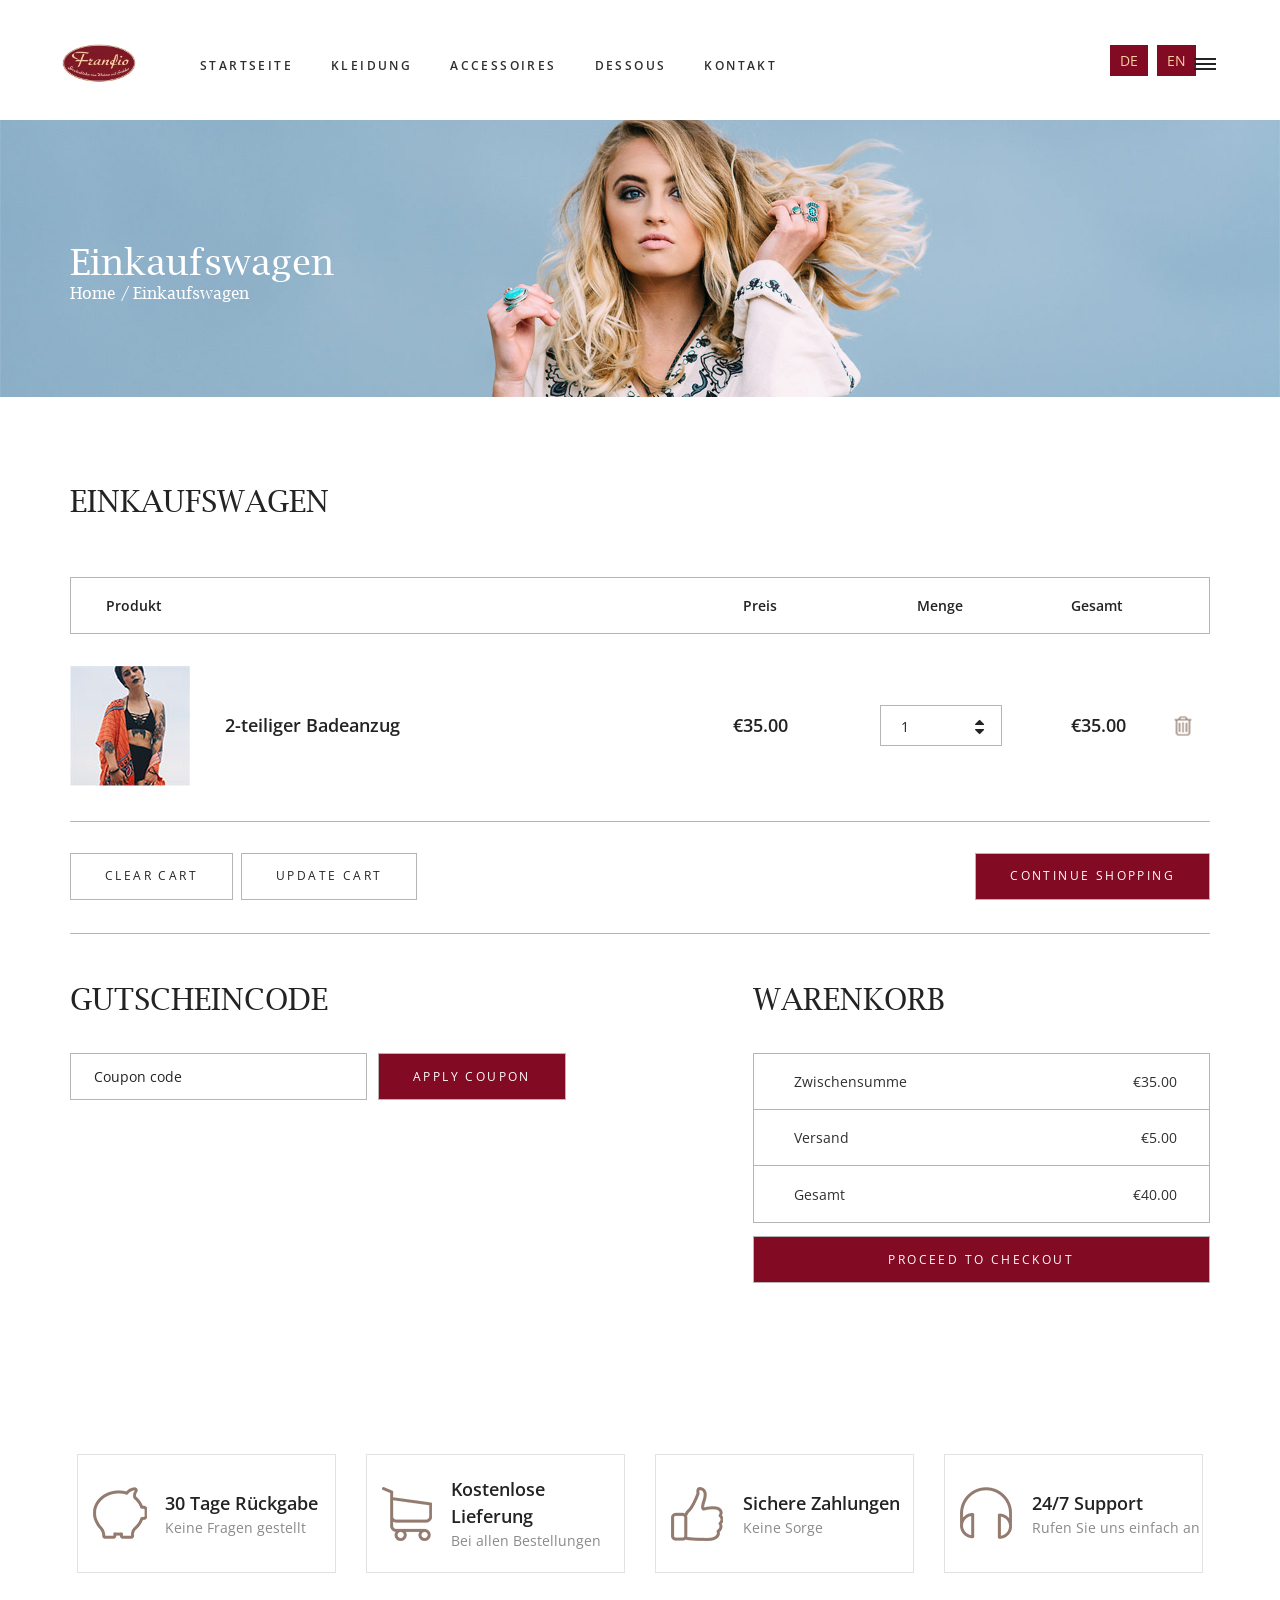
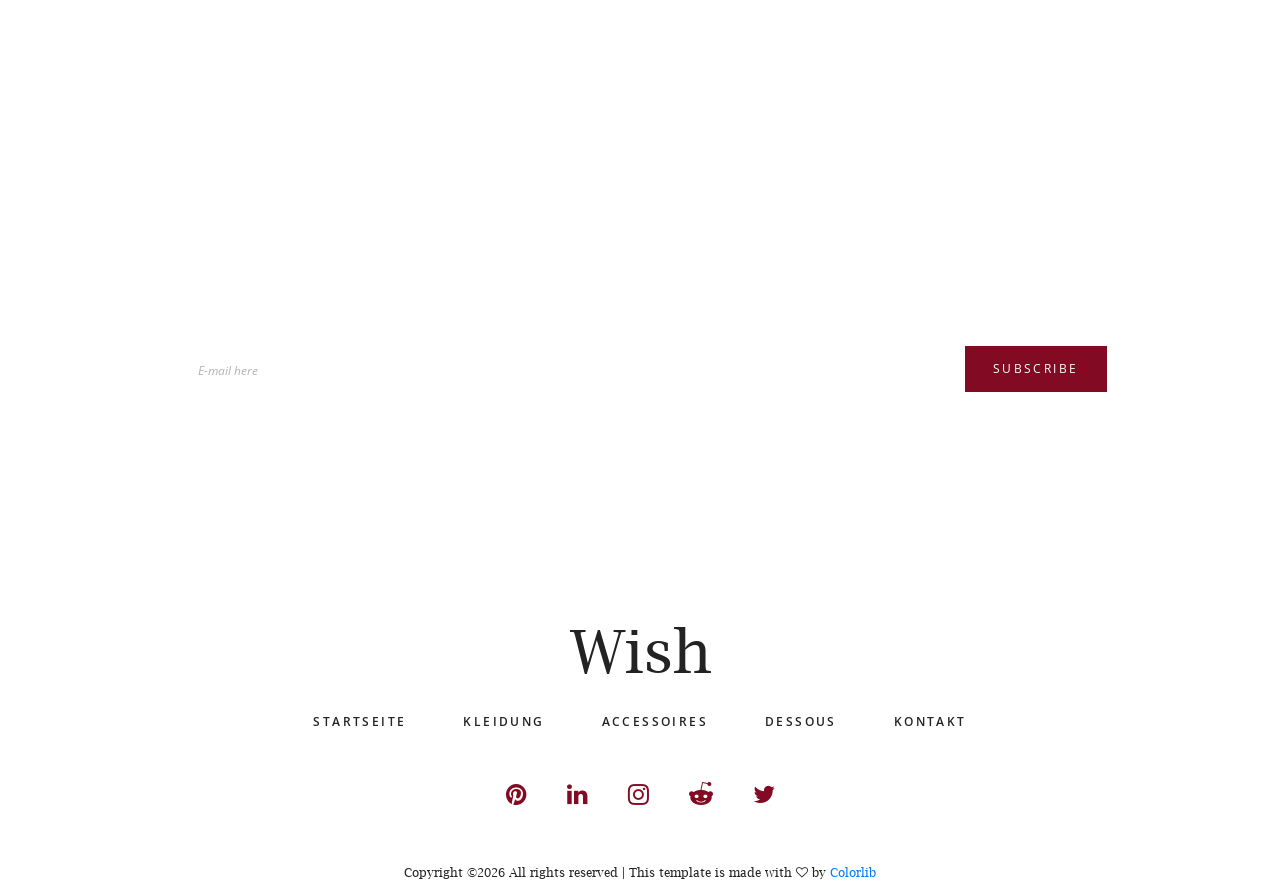
<file: cart.html>
<!DOCTYPE html>
<html lang="de">
<head>
<title>Cart</title>
<meta charset="utf-8">
<meta http-equiv="X-UA-Compatible" content="IE=edge">
<meta name="description" content="Official website">
<meta name="viewport" content="width=device-width, initial-scale=1">
<link rel="icon" type="image/jpeg" href="images/logome.jpeg">
<meta property="og:image" content="images/logome.jpeg">
<link rel="stylesheet" type="text/css" href="styles/bootstrap4/bootstrap.min.css">
<link href="plugins/font-awesome-4.7.0/css/font-awesome.min.css" rel="stylesheet" type="text/css">
<link rel="stylesheet" type="text/css" href="styles/cart.css">
<link rel="stylesheet" type="text/css" href="styles/cart_responsive.css">
</head>
<body>

<div class="super_container">
	
	<!-- Header -->

	<header class="header">
		<div class="header_inner d-flex flex-row align-items-center justify-content-start">
			<div class="logo"><a href="index.html">
			<img src="images/1.png" alt="" style="width: 80px;">
			</a></div>
			<nav class="main_nav">
				<ul>
					<li><a href="index.html" data-translate="home">Startseite</a></li>
					<li><a href="categories.html" data-translate="clothes">Kleidung</a></li>
					<li><a href="categories.html" data-translate="accessories">Accessoires</a></li>
					<li><a href="categories.html" data-translate="lingerie">Dessous</a></li>
					<li><a href="contact.html" data-translate="contact">Kontakt</a></li>
				</ul>
			</nav>


			<div class="lang-switcher" style="margin-left: auto; margin-right: 20px;">
				<button onclick="switchLang('de')" style="padding: 5px 10px; cursor: pointer; background: #830a23; color: white; border: none; margin-right: 5px;">DE</button>
				<button onclick="switchLang('en')" style="padding: 5px 10px; cursor: pointer; background: #830a23; color: white; border: none;">EN</button>
			</div>
			<div class="burger_container d-flex flex-column align-items-center justify-content-around menu_mm"><div></div><div></div><div></div></div>
		</div>
	</header>

	<!-- Menu -->

	<div class="menu d-flex flex-column align-items-end justify-content-start text-right menu_mm trans_400">
		<div class="menu_close_container"><div class="menu_close"><div></div><div></div></div></div>
		<div class="logo menu_mm"><a href="#">Wish</a></div>
		<nav class="menu_nav">
			<ul class="menu_mm">
				<li class="menu_mm"><a href="index.html">home</a></li>
				<li class="menu_mm"><a href="#">clothes</a></li>
				<li class="menu_mm"><a href="#">accessories</a></li>
				<li class="menu_mm"><a href="#">lingerie</a></li>
				<li class="menu_mm"><a href="#">contact</a></li>
			</ul>
		</nav>
	</div>

	<!-- Home -->

	<div class="home">
		<div class="home_background parallax-window" data-parallax="scroll" data-image-src="images/cart.jpg" data-speed="0.8"></div>
		<div class="container">
			<div class="row">
				<div class="col">
					<div class="home_container">
						<div class="home_content">
							<div class="home_title" data-translate="shopping cart">Einkaufswagen</div>
							<div class="breadcrumbs">
								<ul>
									<li><a href="index.html">Home</a></li>
									<li data-translate="shopping cart">Einkaufswagen</li>
								</ul>
							</div>
						</div>
					</div>
				</div>
			</div>
		</div>
	</div>

	<!-- Cart -->

	<div class="cart_container">
		<div class="container">
			<div class="row">
				<div class="col">
					<div class="cart_title" data-translate="shopping cart">Einkaufswagen</div>
				</div>
			</div>
			<div class="row">
				<div class="col">
					<div class="cart_bar d-flex flex-row align-items-center justify-content-start">
						<div class="cart_bar_title_name" data-translate="product">Produkt</div>
						<div class="cart_bar_title_content ml-auto">
							<div class="cart_bar_title_content_inner d-flex flex-row align-items-center justify-content-end">
								<div class="cart_bar_title_price" data-translate="price">Preis</div>
								<div class="cart_bar_title_quantity" data-translate="quantity">Menge</div>
								<div class="cart_bar_title_total" data-translate="total">Gesamt</div>
								<div class="cart_bar_title_button"></div>
							</div>
						</div>
					</div>
				</div>
			</div>
			<div class="row">
				<div class="col">
					<div class="cart_products">
						<ul>
							<li class=" cart_product d-flex flex-md-row flex-column align-items-md-center align-items-start justify-content-start">
								<!-- Product Image -->
								<div class="cart_product_image"><img src="images/cart_product_1.jpg" alt=""></div>
								<!-- Product Name -->
								<div class="cart_product_name"><a href="product.html"data-translate="2 piece swimsuit">2-teiliger Badeanzug</a></div>
								<div class="cart_product_info ml-auto">
									<div class="cart_product_info_inner d-flex flex-row align-items-center justify-content-md-end justify-content-start">
										<!-- Product Price -->
										<div class="cart_product_price">€35.00</div>
										<!-- Product Quantity -->
										<div class="product_quantity_container">
											<div class="product_quantity clearfix">
												<input id="quantity_input" type="text" pattern="[0-9]*" value="1">
												<div class="quantity_buttons">
													<div id="quantity_inc_button" class="quantity_inc quantity_control"><i class="fa fa-caret-up" aria-hidden="true"></i></div>
													<div id="quantity_dec_button" class="quantity_dec quantity_control"><i class="fa fa-caret-down" aria-hidden="true"></i></div>
												</div>
											</div>
										</div>
										<!-- Products Total Price -->
										<div class="cart_product_total">€35.00</div>
										<!-- Product Cart Trash Button -->
										<div class="cart_product_button">
											<button class="cart_product_remove"><img src="images/trash.png" alt=""></button>
										</div>
									</div>
								</div>
							</li>
						</ul>
					</div>
				</div>
			</div>
			<div class="row">
				<div class="col">
					<div class="cart_control_bar d-flex flex-md-row flex-column align-items-start justify-content-start">
						<button class="button_clear cart_button">clear cart</button>
						<button class="button_update cart_button">update cart</button>
						<button class="button_update cart_button_2 ml-md-auto">continue shopping</button>
					</div>
				</div>
			</div>
			<div class="row cart_extra">
				<!-- Cart Coupon -->
				<div class="col-lg-6">
					<div class="cart_coupon">
						<div class="cart_title" data-translate="coupon code">Gutscheincode</div>
						<form action="#" class="cart_coupon_form d-flex flex-row align-items-start justify-content-start" id="cart_coupon_form">
							<input type="text" class="cart_coupon_input" placeholder="Coupon code" required="required">
							<button class="button_clear cart_button_2">apply coupon</button>
						</form>
					</div>
				</div>
				<!-- Cart Total -->
				<div class="col-lg-5 offset-lg-1">
					<div class="cart_total">
						<div class="cart_title" data-translate="cart">Warenkorb</div>
						<ul>
							<li class="d-flex flex-row align-items-center justify-content-start">
								<div class="cart_total_title" data-translate="subtotal">Zwischensumme</div>
								<div class="cart_total_price ml-auto">€35.00</div>
							</li>
							<li class="d-flex flex-row align-items-center justify-content-start">
								<div class="cart_total_title" data-translate="shipping">Versand</div>
								<div class="cart_total_price ml-auto">€5.00</div>
							</li>
							<li class="d-flex flex-row align-items-center justify-content-start">
								<div class="cart_total_title" data-translate="total">Gesamt</div>
								<div class="cart_total_price ml-auto">€40.00</div>
							</li>
						</ul>
						<button class="cart_total_button">proceed to checkout</button>
					</div>
				</div>
			</div>
		</div>
	</div>

	<!-- Newsletter -->

	<div class="newsletter">
		<div class="newsletter_content">
			<div class="newsletter_image parallax-window" data-parallax="scroll" data-image-src="images/cart_nl.jpg" data-speed="0.8"></div>
			<div class="container">
				<div class="row options">

					<!-- Options Item -->
					<div class="col-lg-3">
						<div class="options_item d-flex flex-row align-items-center justify-content-start">
							<div class="option_image"><img src="images/option_1.png" alt=""></div>
							<div class="option_content">
								<div class="option_title" data-translate="30 days returns">30 Tage Rückgabe</div>
								<div class="option_subtitle" data-translate="no questions asked">Keine Fragen gestellt</div>
							</div>
						</div>
					</div>

					<!-- Options Item -->
					<div class="col-lg-3">
						<div class="options_item d-flex flex-row align-items-center justify-content-start">
							<div class="option_image"><img src="images/option_2.png" alt=""></div>
							<div class="option_content">
								<div class="option_title" data-translate="free delivery">Kostenlose Lieferung</div>
								<div class="option_subtitle" data-translate="on all orders">Bei allen Bestellungen</div>
							</div>
						</div>
					</div>

					<!-- Options Item -->
					<div class="col-lg-3">
						<div class="options_item d-flex flex-row align-items-center justify-content-start">
							<div class="option_image"><img src="images/option_3.png" alt=""></div>
							<div class="option_content">
								<div class="option_title" data-translate="secure payments">Sichere Zahlungen</div>
								<div class="option_subtitle" data-translate="no need to worry">Keine Sorge</div>
							</div>
						</div>
					</div>

					<!-- Options Item -->
					<div class="col-lg-3">
						<div class="options_item d-flex flex-row align-items-center justify-content-start">
							<div class="option_image"><img src="images/option_4.png" alt=""></div>
							<div class="option_content">
								<div class="option_title" data-translate="24/7 support">24/7 Support</div>
								<div class="option_subtitle" data-translate="just call us">Rufen Sie uns einfach an</div>
							</div>
						</div>
					</div>

				</div>
				<div class="row newsletter_row">
					<div class="col">
						<div class="section_title_container text-center">
							<div class="section_subtitle">only the best</div>
							<div class="section_title">subscribe for a 20% discount</div>
						</div>
					</div>
				</div>
				<div class="row newsletter_container">
					<div class="col-lg-10 offset-lg-1">
						<div class="newsletter_form_container">
							<form action="#">
								<input type="email" class="newsletter_input" required="required" placeholder="E-mail here">
								<button type="submit" class="newsletter_button">subscribe</button>
							</form>
						</div>
						<div class="newsletter_text"><span data-translate="newsletter desc">Erhalten Sie exklusive Angebote und Updates zu unseren neuesten Kollektionen. Melden Sie sich noch heute an und sparen Sie bei Ihrer nächsten Bestellung!</span></div>
					</div>
				</div>
			</div>
		</div>
	</div>

	<!-- Footer -->

	<footer class="footer">
		<div class="container">
			<div class="row">
				<div class="col text-center">
					<div class="footer_logo"><a href="#">Wish</a></div>
					<nav class="footer_nav">
						<ul>
							<li><a href="index.html" data-translate="home">Startseite</a></li>
							<li><a href="categories.html" data-translate="clothes">Kleidung</a></li>
							<li><a href="categories.html" data-translate="accessories">Accessoires</a></li>
							<li><a href="categories.html" data-translate="lingerie">Dessous</a></li>
							<li><a href="contact.html" data-translate="contact">Kontakt</a></li>
						</ul>
					</nav>
					<div class="footer_social">
						<ul>
							<li><a href="#"><i class="fa fa-pinterest" aria-hidden="true"></i></a></li>
							<li><a href="#"><i class="fa fa-linkedin" aria-hidden="true"></i></a></li>
							<li><a href="#"><i class="fa fa-instagram" aria-hidden="true"></i></a></li>
							<li><a href="#"><i class="fa fa-reddit-alien" aria-hidden="true"></i></a></li>
							<li><a href="#"><i class="fa fa-twitter" aria-hidden="true"></i></a></li>
						</ul>
					</div>
					<div class="copyright"><!-- Link back to Colorlib can't be removed. Template is licensed under CC BY 3.0. -->
Copyright &copy;<script>document.write(new Date().getFullYear());</script> All rights reserved | This template is made with <i class="fa fa-heart-o" aria-hidden="true"></i> by <a href="https://colorlib.com" target="_blank">Colorlib</a>
<!-- Link back to Colorlib can't be removed. Template is licensed under CC BY 3.0. --></div>
				</div>
			</div>
		</div>
	</footer>
</div>

<script src="js/jquery-3.2.1.min.js"></script>
<script src="styles/bootstrap4/popper.js"></script>
<script src="styles/bootstrap4/bootstrap.min.js"></script>
<script src="plugins/easing/easing.js"></script>
<script src="plugins/parallax-js-master/parallax.min.js"></script>
<script src="js/cart_custom.js"></script>
<script src="js/translations.js"></script>
</body>
</html>
</file>
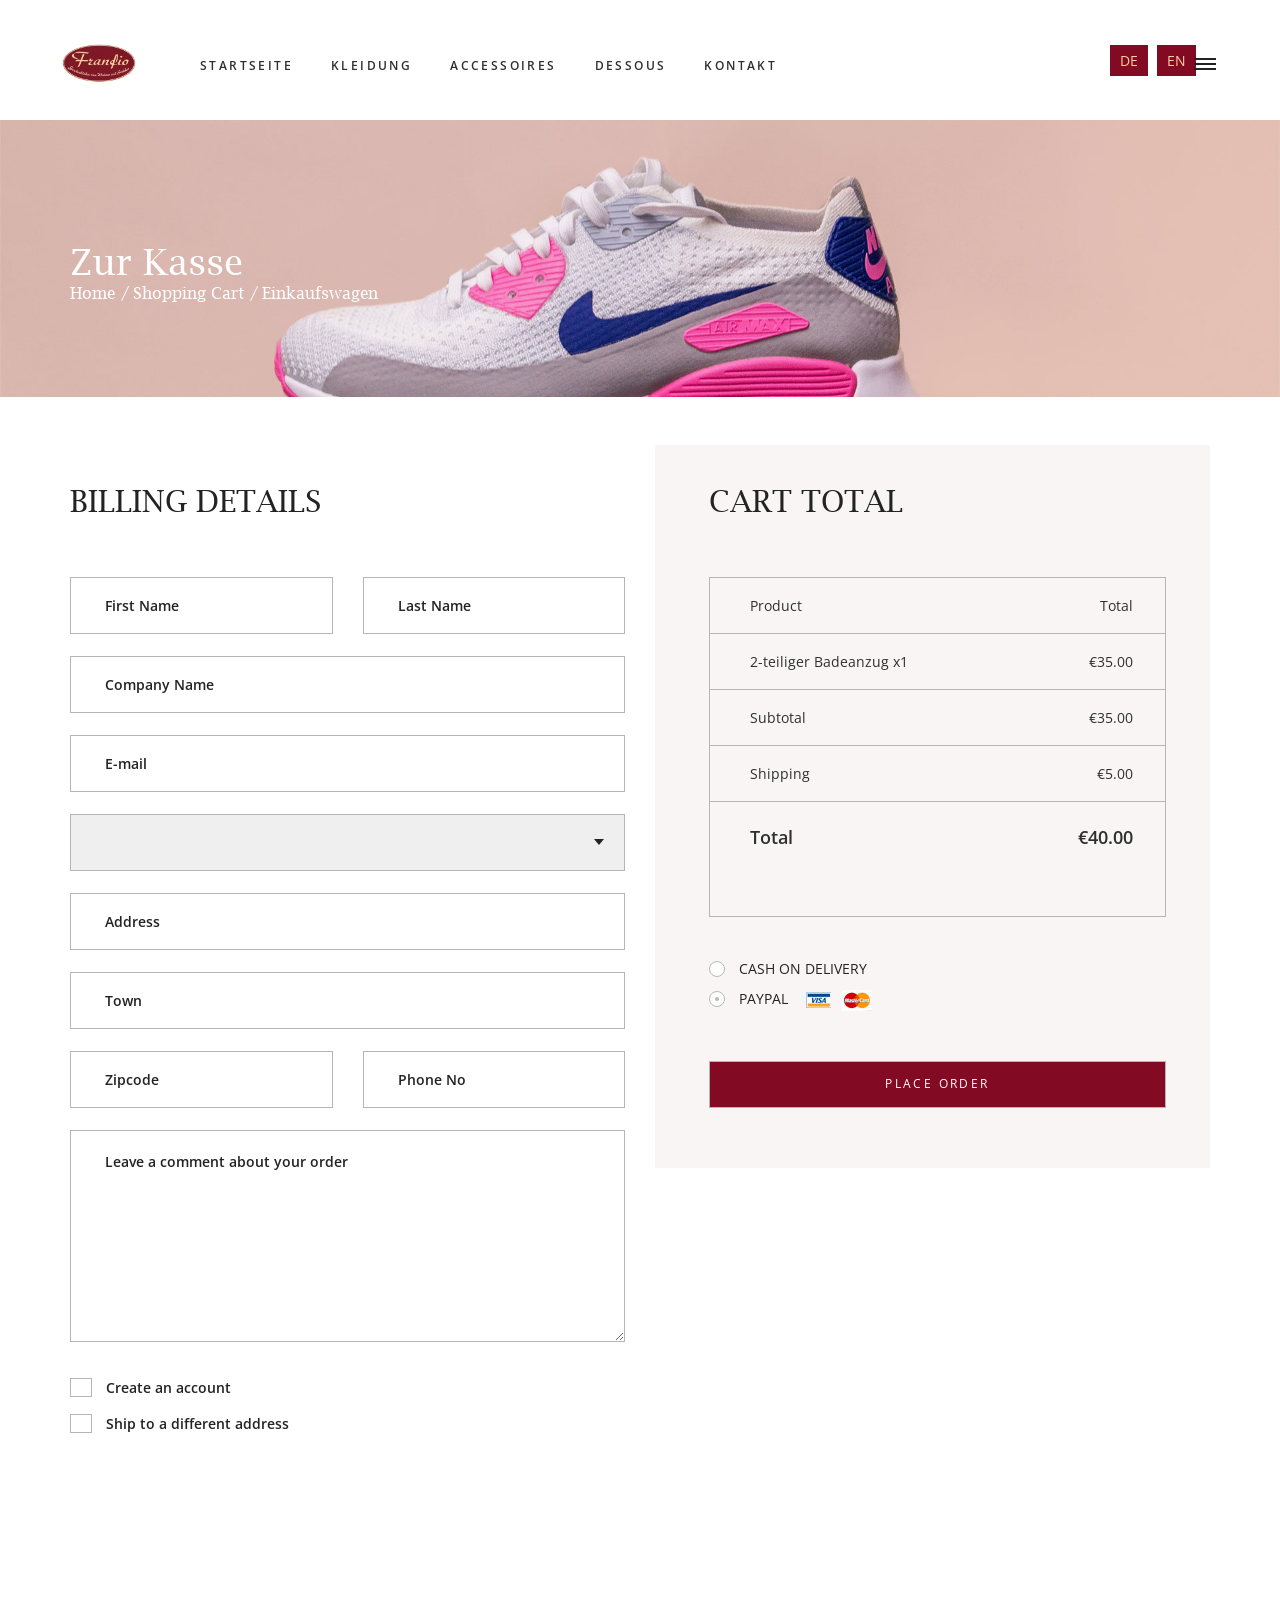
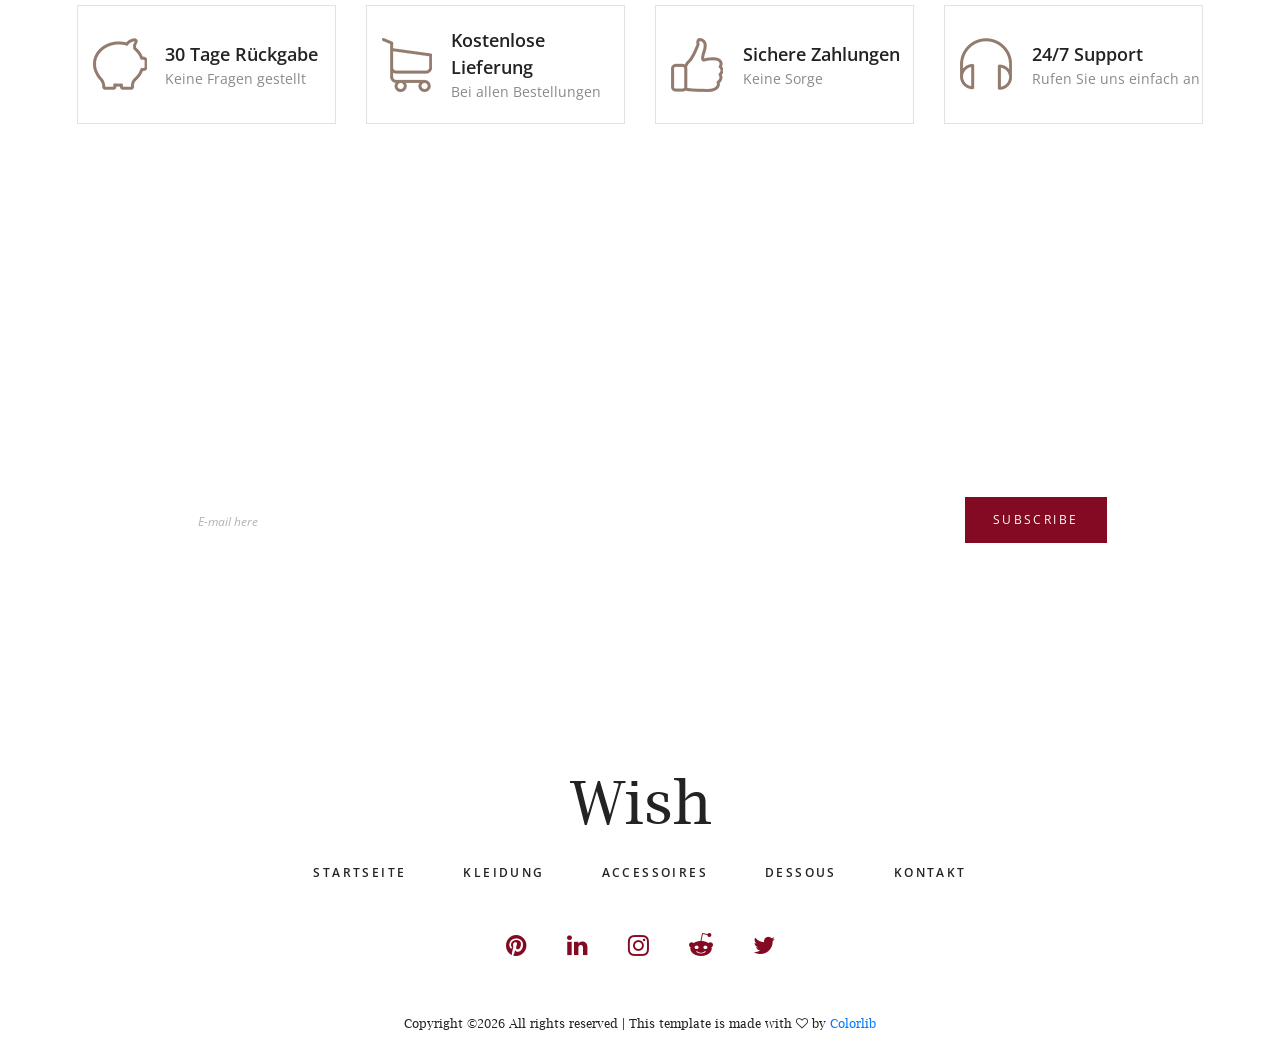
<file: checkout.html>
<!DOCTYPE html>
<html lang="de">
<head>
<title>Checkout</title>
<meta charset="utf-8">
<meta http-equiv="X-UA-Compatible" content="IE=edge">
<meta name="description" content="Official website">
<meta name="viewport" content="width=device-width, initial-scale=1">
<link rel="icon" type="image/jpeg" href="images/logome.jpeg">
<meta property="og:image" content="images/logome.jpeg">
<link rel="stylesheet" type="text/css" href="styles/bootstrap4/bootstrap.min.css">
<link href="plugins/font-awesome-4.7.0/css/font-awesome.min.css" rel="stylesheet" type="text/css">
<link rel="stylesheet" type="text/css" href="styles/checkout.css">
<link rel="stylesheet" type="text/css" href="styles/checkout_responsive.css">
</head>
<body>

<div class="super_container">
	
	<!-- Header -->

	<header class="header">
		<div class="header_inner d-flex flex-row align-items-center justify-content-start">
			<div class="logo"><a href="index.html">
			<img src="images/1.png" alt="" style="width: 80px;">
			</a></div>
			<nav class="main_nav">
				<ul>
					<li><a href="index.html" data-translate="home">Startseite</a></li>
					<li><a href="categories.html" data-translate="clothes">Kleidung</a></li>
					<li><a href="categories.html" data-translate="accessories">Accessoires</a></li>
					<li><a href="categories.html" data-translate="lingerie">Dessous</a></li>
					<li><a href="contact.html" data-translate="contact">Kontakt</a></li>
				</ul>
			</nav>


			<div class="lang-switcher" style="margin-left: auto; margin-right: 20px;">
				<button onclick="switchLang('de')" style="padding: 5px 10px; cursor: pointer; background: #830a23; color: white; border: none; margin-right: 5px;">DE</button>
				<button onclick="switchLang('en')" style="padding: 5px 10px; cursor: pointer; background: #830a23; color: white; border: none;">EN</button>
			</div>
			<div class="burger_container d-flex flex-column align-items-center justify-content-around menu_mm"><div></div><div></div><div></div></div>
		</div>
	</header>

	<!-- Menu -->

	<div class="menu d-flex flex-column align-items-end justify-content-start text-right menu_mm trans_400">
		<div class="menu_close_container"><div class="menu_close"><div></div><div></div></div></div>
		<div class="logo menu_mm"><a href="#">Wish</a></div>
		<nav class="menu_nav">
			<ul class="menu_mm">
				<li class="menu_mm"><a href="index.html">home</a></li>
				<li class="menu_mm"><a href="#">clothes</a></li>
				<li class="menu_mm"><a href="#">accessories</a></li>
				<li class="menu_mm"><a href="#">lingerie</a></li>
				<li class="menu_mm"><a href="#">contact</a></li>
			</ul>
		</nav>
	</div>

	<!-- Home -->

	<div class="home">
		<div class="home_background parallax-window" data-parallax="scroll" data-image-src="images/categories.jpg" data-speed="0.8"></div>
		<div class="container">
			<div class="row">
				<div class="col">
					<div class="home_container">
						<div class="home_content">
							<div class="home_title" data-translate="checkout">Zur Kasse</div>
							<div class="breadcrumbs">
								<ul>
									<li><a href="index.html">Home</a></li>
									<li><a href="index.html">Shopping Cart</a></li>
									<li data-translate="shopping cart">Einkaufswagen</li>
								</ul>
							</div>
						</div>
					</div>
				</div>
			</div>
		</div>
	</div>

	<!-- Checkout -->

	<div class="checkout">
		<div class="container">
			<div class="row">

				<!-- Billing Details -->
				<div class="col-lg-6">
					<div class="billing">
						<div class="checkout_title">billing details</div>
						<div class="checkout_form_container">
							<form action="#" id="checkout_form">
								<div class="d-flex flex-lg-row flex-column align-items-start justify-content-between">
									<input type="text" class="checkout_input checkout_input_50" placeholder="First Name" required="required">
									<input type="text" class="checkout_input checkout_input_50" placeholder="Last Name" required="required">
								</div>
								<input type="text" class="checkout_input" placeholder="Company Name">
								<input type="text" class="checkout_input" placeholder="E-mail" required="required">
								<select name="country" id="country" class="country_select checkout_input">
									<optiondata-translate="country">Land</option>
									<optiondata-translate="country">Land</option>
									<optiondata-translate="country">Land</option>
								</select>
								<input type="text" class="checkout_input" placeholder="Address" required="required">
								<input type="text" class="checkout_input" placeholder="Town" required="required">
								<div class="d-flex flex-lg-row flex-column align-items-start justify-content-between">
									<input type="text" class="checkout_input checkout_input_50" placeholder="Zipcode" required="required">
									<input type="text" class="checkout_input checkout_input_50" placeholder="Phone No" required="required">
								</div>
								<textarea name="checkout_comment" id="checkout_comment" class="checkout_comment" placeholder="Leave a comment about your order"></textarea>
								<div class="billing_options">
									<div class="billing_account">
										<input type="checkbox" id="checkbox_account" name="regular_checkbox" class="regular_checkbox checkbox_account">
										<label for="checkbox_account"><img src="images/checked.png" alt=""></label>
										<span>Create an account</span>
									</div>
									<div class="billing_shipping">
										<input type="checkbox" id="checkbox_shipping" name="regular_checkbox" class="regular_checkbox checkbox_shipping">
										<label for="checkbox_shipping"><img src="images/checked.png" alt=""></label>
										<span>Ship to a different address</span>
									</div>
								</div>
							</form>
						</div>
					</div>
				</div>

				<!-- Cart Details -->
				<div class="col-lg-6">
					<div class="cart_details">
						<div class="checkout_title">cart total</div>
						<div class="cart_total">
							<ul>
								<li class="d-flex flex-row align-items-center justify-content-start">
									<div class="cart_total_title">Product</div>
									<div class="cart_total_price ml-auto">Total</div>
								</li>
								<li class="d-flex flex-row align-items-center justify-content-start">
									<div class="cart_total_title"><span data-translate="2 piece swimsuit">2-teiliger Badeanzug</span> x1</div>
									<div class="cart_total_price ml-auto">€35.00</div>
								</li>
								<li class="d-flex flex-row align-items-center justify-content-start">
									<div class="cart_total_title">Subtotal</div>
									<div class="cart_total_price ml-auto">€35.00</div>
								</li>
								<li class="d-flex flex-row align-items-center justify-content-start">
									<div class="cart_total_title">Shipping</div>
									<div class="cart_total_price ml-auto">€5.00</div>
								</li>
								<li class="d-flex flex-row align-items-start justify-content-start total_row">
									<div class="cart_total_title">Total</div>
									<div class="cart_total_price ml-auto">€40.00</div>
								</li>
							</ul>
						</div>
						<div class="payment_options">
							<div>
								<input type="radio" id="radio_payment_1" name="regular_radio" class="regular_radio">
								<label for="radio_payment_1">cash on delivery</label>
							</div>
							<div>
								<input type="radio" id="radio_payment_2" name="regular_radio" class="regular_radio" checked>
								<label for="radio_payment_2">paypal</label>
								<div class="visa payment_option"><a href="#"><img src="images/visa.jpg" alt=""></a></div>
								<div class="master payment_option"><a href="#"><img src="images/master.jpg" alt=""></a></div>
							</div>
							<button class="cart_total_button">place order</button>
						</div>
					</div>
				</div>
			</div>
		</div>
	</div>

	<!-- Newsletter -->

	<div class="newsletter">
		<div class="newsletter_content">
			<div class="newsletter_image parallax-window" data-parallax="scroll" data-image-src="images/cart_nl.jpg" data-speed="0.8"></div>
			<div class="container">
				<div class="row options">

					<!-- Options Item -->
					<div class="col-lg-3">
						<div class="options_item d-flex flex-row align-items-center justify-content-start">
							<div class="option_image"><img src="images/option_1.png" alt=""></div>
							<div class="option_content">
								<div class="option_title" data-translate="30 days returns">30 Tage Rückgabe</div>
								<div class="option_subtitle" data-translate="no questions asked">Keine Fragen gestellt</div>
							</div>
						</div>
					</div>

					<!-- Options Item -->
					<div class="col-lg-3">
						<div class="options_item d-flex flex-row align-items-center justify-content-start">
							<div class="option_image"><img src="images/option_2.png" alt=""></div>
							<div class="option_content">
								<div class="option_title" data-translate="free delivery">Kostenlose Lieferung</div>
								<div class="option_subtitle" data-translate="on all orders">Bei allen Bestellungen</div>
							</div>
						</div>
					</div>

					<!-- Options Item -->
					<div class="col-lg-3">
						<div class="options_item d-flex flex-row align-items-center justify-content-start">
							<div class="option_image"><img src="images/option_3.png" alt=""></div>
							<div class="option_content">
								<div class="option_title" data-translate="secure payments">Sichere Zahlungen</div>
								<div class="option_subtitle" data-translate="no need to worry">Keine Sorge</div>
							</div>
						</div>
					</div>

					<!-- Options Item -->
					<div class="col-lg-3">
						<div class="options_item d-flex flex-row align-items-center justify-content-start">
							<div class="option_image"><img src="images/option_4.png" alt=""></div>
							<div class="option_content">
								<div class="option_title" data-translate="24/7 support">24/7 Support</div>
								<div class="option_subtitle" data-translate="just call us">Rufen Sie uns einfach an</div>
							</div>
						</div>
					</div>

				</div>
				<div class="row newsletter_row">
					<div class="col">
						<div class="section_title_container text-center">
							<div class="section_subtitle">only the best</div>
							<div class="section_title">subscribe for a 20% discount</div>
						</div>
					</div>
				</div>
				<div class="row newsletter_container">
					<div class="col-lg-10 offset-lg-1">
						<div class="newsletter_form_container">
							<form action="#">
								<input type="email" class="newsletter_input" required="required" placeholder="E-mail here">
								<button type="submit" class="newsletter_button">subscribe</button>
							</form>
						</div>
						<div class="newsletter_text"><span data-translate="newsletter desc">Erhalten Sie exklusive Angebote und Updates zu unseren neuesten Kollektionen. Melden Sie sich noch heute an und sparen Sie bei Ihrer nächsten Bestellung!</span></div>
					</div>
				</div>
			</div>
		</div>
	</div>

	<!-- Footer -->

	<footer class="footer">
		<div class="container">
			<div class="row">
				<div class="col text-center">
					<div class="footer_logo"><a href="#">Wish</a></div>
					<nav class="footer_nav">
						<ul>
							<li><a href="index.html" data-translate="home">Startseite</a></li>
							<li><a href="categories.html" data-translate="clothes">Kleidung</a></li>
							<li><a href="categories.html" data-translate="accessories">Accessoires</a></li>
							<li><a href="categories.html" data-translate="lingerie">Dessous</a></li>
							<li><a href="contact.html" data-translate="contact">Kontakt</a></li>
						</ul>
					</nav>
					<div class="footer_social">
						<ul>
							<li><a href="#"><i class="fa fa-pinterest" aria-hidden="true"></i></a></li>
							<li><a href="#"><i class="fa fa-linkedin" aria-hidden="true"></i></a></li>
							<li><a href="#"><i class="fa fa-instagram" aria-hidden="true"></i></a></li>
							<li><a href="#"><i class="fa fa-reddit-alien" aria-hidden="true"></i></a></li>
							<li><a href="#"><i class="fa fa-twitter" aria-hidden="true"></i></a></li>
						</ul>
					</div>
					<div class="copyright"><!-- Link back to Colorlib can't be removed. Template is licensed under CC BY 3.0. -->
Copyright &copy;<script>document.write(new Date().getFullYear());</script> All rights reserved | This template is made with <i class="fa fa-heart-o" aria-hidden="true"></i> by <a href="https://colorlib.com" target="_blank">Colorlib</a>
<!-- Link back to Colorlib can't be removed. Template is licensed under CC BY 3.0. --></div>
				</div>
			</div>
		</div>
	</footer>
</div>

<script src="js/jquery-3.2.1.min.js"></script>
<script src="styles/bootstrap4/popper.js"></script>
<script src="styles/bootstrap4/bootstrap.min.js"></script>
<script src="plugins/easing/easing.js"></script>
<script src="plugins/parallax-js-master/parallax.min.js"></script>
<script src="js/checkout_custom.js"></script>
<script src="js/translations.js"></script>
</body>
</html>
</file>
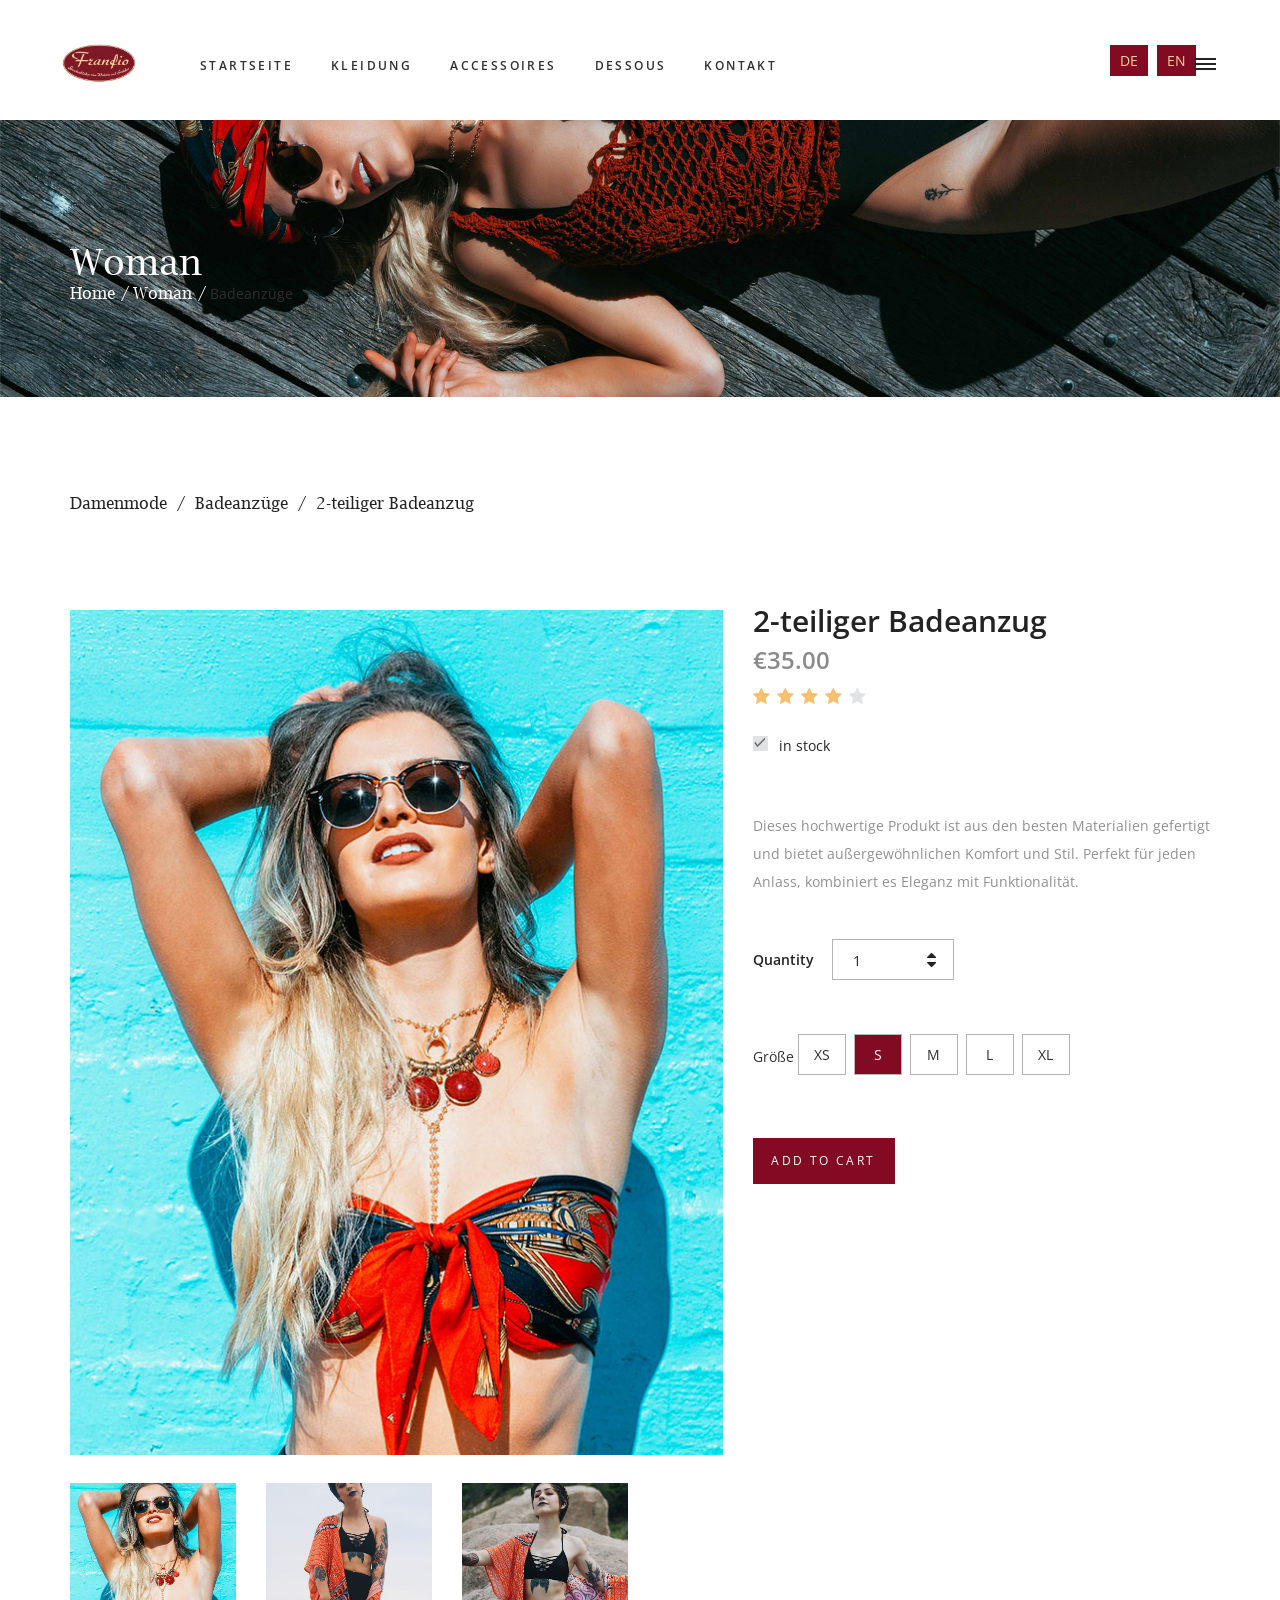
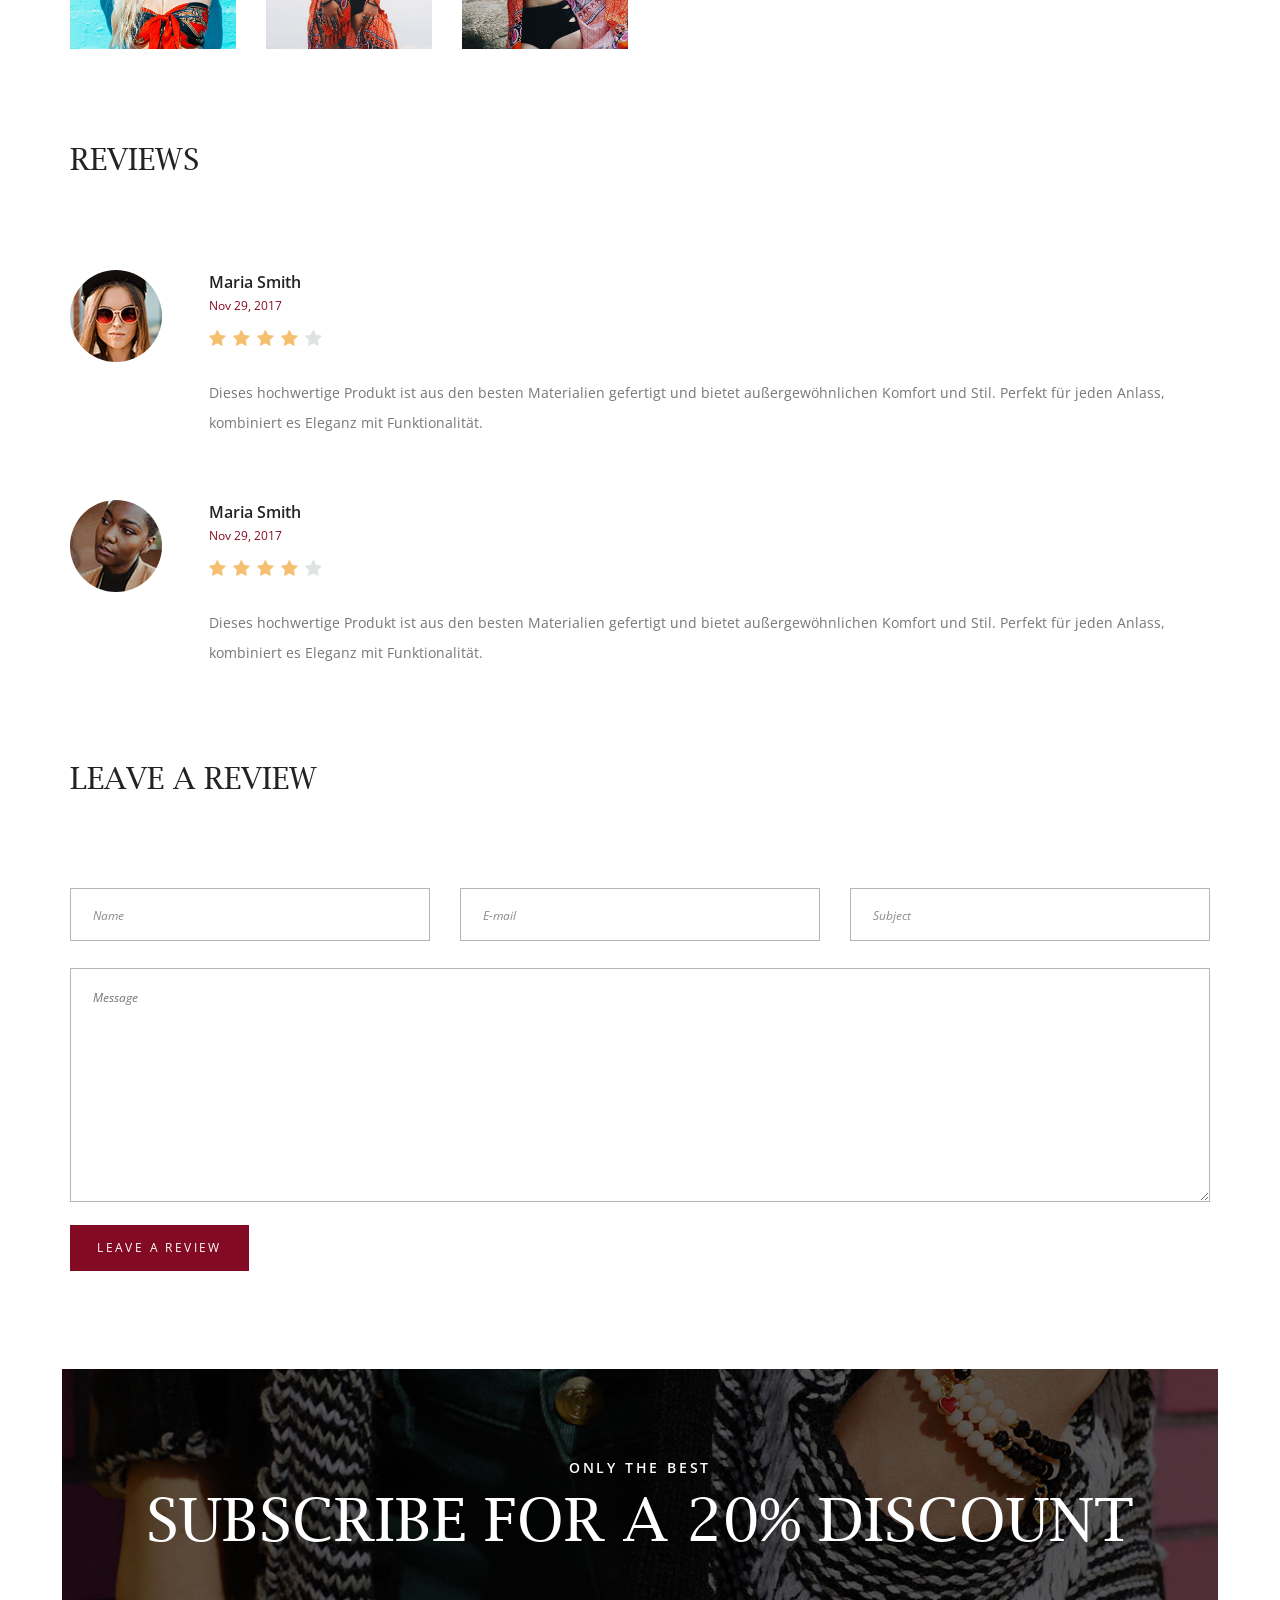
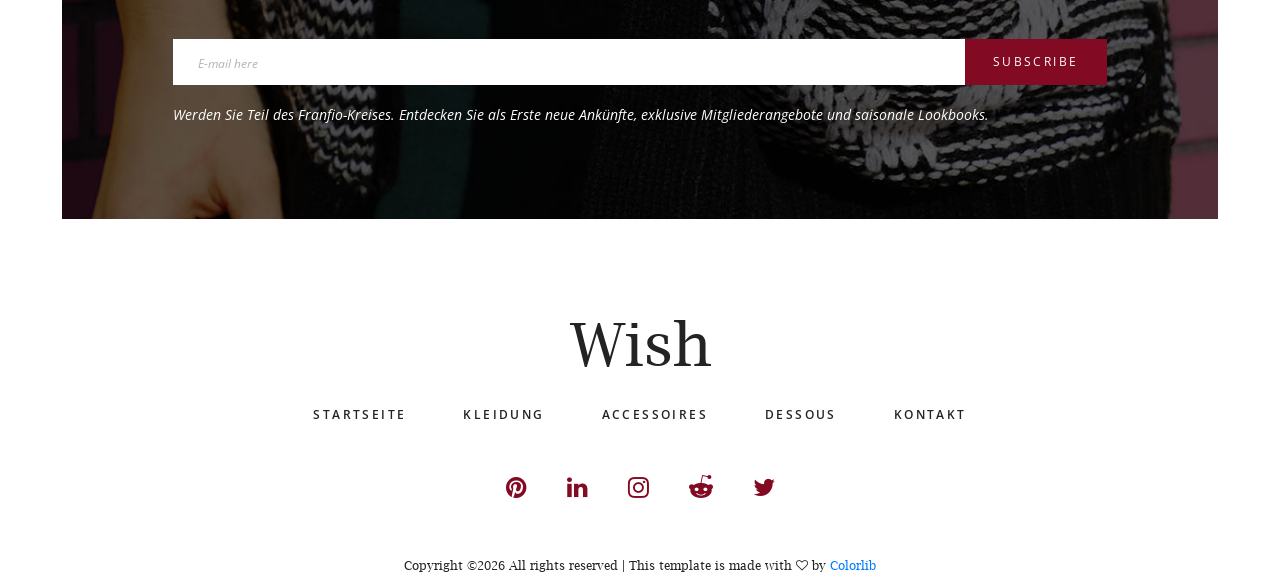
<file: product.html>
<!DOCTYPE html>
<html lang="de">
<head>
<title>Product</title>
<meta charset="utf-8">
<meta http-equiv="X-UA-Compatible" content="IE=edge">
<meta name="description" content="Official website">
<meta name="viewport" content="width=device-width, initial-scale=1">
<link rel="icon" type="image/jpeg" href="images/logome.jpeg">
<meta property="og:image" content="images/logome.jpeg">
<link rel="stylesheet" type="text/css" href="styles/bootstrap4/bootstrap.min.css">
<link href="plugins/font-awesome-4.7.0/css/font-awesome.min.css" rel="stylesheet" type="text/css">
<link rel="stylesheet" type="text/css" href="styles/product.css">
<link rel="stylesheet" type="text/css" href="styles/product_responsive.css">
</head>
<body>

<div class="super_container">
	
	<!-- Header -->

	<header class="header">
		<div class="header_inner d-flex flex-row align-items-center justify-content-start">
			<div class="logo"><a href="index.html">
			<img src="images/1.png" alt="" style="width: 80px;">
			</a></div>
			<nav class="main_nav">
				<ul>
					<li><a href="index.html" data-translate="home">Startseite</a></li>
					<li><a href="categories.html" data-translate="clothes">Kleidung</a></li>
					<li><a href="categories.html" data-translate="accessories">Accessoires</a></li>
					<li><a href="categories.html" data-translate="lingerie">Dessous</a></li>
					<li><a href="contact.html" data-translate="contact">Kontakt</a></li>
				</ul>
			</nav>


			<div class="lang-switcher" style="margin-left: auto; margin-right: 20px;">
				<button onclick="switchLang('de')" style="padding: 5px 10px; cursor: pointer; background: #830a23; color: white; border: none; margin-right: 5px;">DE</button>
				<button onclick="switchLang('en')" style="padding: 5px 10px; cursor: pointer; background: #830a23; color: white; border: none;">EN</button>
			</div>
			<div class="burger_container d-flex flex-column align-items-center justify-content-around menu_mm"><div></div><div></div><div></div></div>
		</div>
	</header>

	<!-- Menu -->

	<div class="menu d-flex flex-column align-items-end justify-content-start text-right menu_mm trans_400">
		<div class="menu_close_container"><div class="menu_close"><div></div><div></div></div></div>
		<div class="logo menu_mm"><a href="#">Wish</a></div>
		<nav class="menu_nav">
			<ul class="menu_mm">
				<li class="menu_mm"><a href="index.html">home</a></li>
				<li class="menu_mm"><a href="#">clothes</a></li>
				<li class="menu_mm"><a href="#">accessories</a></li>
				<li class="menu_mm"><a href="#">lingerie</a></li>
				<li class="menu_mm"><a href="#">contact</a></li>
			</ul>
		</nav>
	</div>

	<!-- Home -->

	<div class="home">
		<div class="home_background parallax-window" data-parallax="scroll" data-image-src="images/product.jpg" data-speed="0.8"></div>
		<div class="container">
			<div class="row">
				<div class="col">
					<div class="home_container">
						<div class="home_content">
							<div class="home_title">Woman</div>
							<div class="breadcrumbs">
								<ul>
									<li><a href="index.html">Home</a></li>
									<li>Woman</li>
									<lidata-translate="swimsuits">Badeanzüge</li>
								</ul>
							</div>
						</div>
					</div>
				</div>
			</div>
		</div>
	</div>

	<!-- Product -->

	<div class="product">
		<div class="container">
			<div class="row">
				<div class="col">
					<div class="current_page">
						<ul>
							<li><a href="categories.html"data-translate="woman's fashion">Damenmode</a></li>
							<li><a href="categories.html"data-translate="swimsuits">Badeanzüge</a></li>
							<li><span data-translate="2 piece swimsuit">2-teiliger Badeanzug</span></li>
						</ul>
					</div>
				</div>
			</div>
			<div class="row product_row">

				<!-- Product Image -->
				<div class="col-lg-7">
					<div class="product_image">
						<div class="product_image_large"><img src="images/product_image_1.jpg" alt=""></div>
						<div class="product_image_thumbnails d-flex flex-row align-items-start justify-content-start">
							<div class="product_image_thumbnail" style="background-image:url(images/product_image_1.jpg)" data-image="images/product_image_1.jpg"></div>
							<div class="product_image_thumbnail" style="background-image:url(images/product_image_2.jpg)" data-image="images/product_image_2.jpg"></div>
							<div class="product_image_thumbnail" style="background-image:url(images/product_image_4.jpg)" data-image="images/product_image_4.jpg"></div>
						</div>
					</div>
				</div>

				<!-- Product Content -->
				<div class="col-lg-5">
					<div class="product_content">
						<div class="product_name"data-translate="2 piece swimsuit">2-teiliger Badeanzug</div>
						<div class="product_price">€35.00</div>
						<div class="rating rating_4" data-rating="4">
							<i class="fa fa-star"></i>
							<i class="fa fa-star"></i>
							<i class="fa fa-star"></i>
							<i class="fa fa-star"></i>
							<i class="fa fa-star"></i>
						</div>
						<!-- In Stock -->
						<div class="in_stock_container">
							<div class="in_stock in_stock_true"></div>
							<span>in stock</span>
						</div>
						<div class="product_text">
							<p><span data-translate="product desc">Dieses hochwertige Produkt ist aus den besten Materialien gefertigt und bietet außergewöhnlichen Komfort und Stil. Perfekt für jeden Anlass, kombiniert es Eleganz mit Funktionalität.</span></p>
						</div>
						<!-- Product Quantity -->
						<div class="product_quantity_container">
							<span>Quantity</span>
							<div class="product_quantity clearfix">
								<input id="quantity_input" type="text" pattern="[0-9]*" value="1">
								<div class="quantity_buttons">
									<div id="quantity_inc_button" class="quantity_inc quantity_control"><i class="fa fa-caret-up" aria-hidden="true"></i></div>
									<div id="quantity_dec_button" class="quantity_dec quantity_control"><i class="fa fa-caret-down" aria-hidden="true"></i></div>
								</div>
							</div>
						</div>
						<!-- Product Size -->
						<div class="product_size_container">
							<spandata-translate="size">Größe</span>
							<div class="product_size">
								<ul class="d-flex flex-row align-items-start justify-content-start">
									<li>
										<input type="radio" id="radio_1" name="product_radio" class="regular_radio radio_1">
										<label for="radio_1">XS</label>
									</li>
									<li>
										<input type="radio" id="radio_2" name="product_radio" class="regular_radio radio_2" checked>
										<label for="radio_2">S</label>
									</li>
									<li>
										<input type="radio" id="radio_3" name="product_radio" class="regular_radio radio_3">
										<label for="radio_3">M</label>
									</li>
									<li>
										<input type="radio" id="radio_4" name="product_radio" class="regular_radio radio_4">
										<label for="radio_4">L</label>
									</li>
									<li>
										<input type="radio" id="radio_5" name="product_radio" class="regular_radio radio_5">
										<label for="radio_5">XL</label>
									</li>
								</ul>
							</div>
							<div class="button cart_button"><a href="#">add to cart</a></div>
						</div>
					</div>
				</div>
			</div>

			<!-- Reviews -->

			<div class="row">
				<div class="col">
					<div class="reviews">
						<div class="reviews_title">reviews</div>
						<div class="reviews_container">
							<ul>
								<!-- Review -->
								<li class=" review clearfix">
									<div class="review_image"><img src="images/review_1.jpg" alt=""></div>
									<div class="review_content">
										<div class="review_name"><a href="#">Maria Smith</a></div>
										<div class="review_date">Nov 29, 2017</div>
										<div class="rating rating_4 review_rating" data-rating="4">
											<i class="fa fa-star"></i>
											<i class="fa fa-star"></i>
											<i class="fa fa-star"></i>
											<i class="fa fa-star"></i>
											<i class="fa fa-star"></i>
										</div>
										<div class="review_text">
											<p><span data-translate="product desc">Dieses hochwertige Produkt ist aus den besten Materialien gefertigt und bietet außergewöhnlichen Komfort und Stil. Perfekt für jeden Anlass, kombiniert es Eleganz mit Funktionalität.</span> </p>
										</div>
									</div>
								</li>
								<!-- Review -->
								<li class=" review clearfix">
									<div class="review_image"><img src="images/review_2.jpg" alt=""></div>
									<div class="review_content">
										<div class="review_name"><a href="#">Maria Smith</a></div>
										<div class="review_date">Nov 29, 2017</div>
										<div class="rating rating_4 review_rating" data-rating="4">
											<i class="fa fa-star"></i>
											<i class="fa fa-star"></i>
											<i class="fa fa-star"></i>
											<i class="fa fa-star"></i>
											<i class="fa fa-star"></i>
										</div>
										<div class="review_text">
											<p><span data-translate="product desc">Dieses hochwertige Produkt ist aus den besten Materialien gefertigt und bietet außergewöhnlichen Komfort und Stil. Perfekt für jeden Anlass, kombiniert es Eleganz mit Funktionalität.</span> </p>
										</div>
									</div>
								</li>
							</ul>
						</div>
					</div>
				</div>
			</div>

			<!-- Leave a Review -->

			<div class="row">
				<div class="col">
					<div class="review_form_container">
						<div class="review_form_title">leave a review</div>
						<div class="review_form_content">
							<form action="#" id="review_form" class="review_form">
								<div class="d-flex flex-md-row flex-column align-items-start justify-content-between">
									<input type="text" class="review_form_input" placeholder="Name" required="required">
									<input type="email" class="review_form_input" placeholder="E-mail" required="required">
									<input type="text" class="review_form_input" placeholder="Subject">
								</div>
								<textarea class="review_form_text" name="review_form_text" placeholder="Message"></textarea>
								<button type="submit" class="review_form_button">leave a review</button>
							</form>
						</div>
					</div>
				</div>
			</div>
		</div>		
	</div>

	<!-- Newsletter -->

	<div class="newsletter">
		<div class="newsletter_content">
			<div class="newsletter_image" style="background-image:url(images/newsletter.jpg)"></div>
			<div class="container">
				<div class="row">
					<div class="col">
						<div class="section_title_container text-center">
							<div class="section_subtitle">only the best</div>
							<div class="section_title">subscribe for a 20% discount</div>
						</div>
					</div>
				</div>
				<div class="row newsletter_container">
					<div class="col-lg-10 offset-lg-1">
						<div class="newsletter_form_container">
							<form action="#">
								<input type="email" class="newsletter_input" required="required" placeholder="E-mail here">
								<button type="submit" class="newsletter_button">subscribe</button>
							</form>
						</div>
						<div class="newsletter_text"><span data-translate="newsletter desc">Erhalten Sie exklusive Angebote und Updates zu unseren neuesten Kollektionen. Melden Sie sich noch heute an und sparen Sie bei Ihrer nächsten Bestellung!</span></div>
					</div>
				</div>
			</div>
		</div>
	</div>

	<!-- Footer -->

	<footer class="footer">
		<div class="container">
			<div class="row">
				<div class="col text-center">
					<div class="footer_logo"><a href="#">Wish</a></div>
					<nav class="footer_nav">
						<ul>
							<li><a href="index.html" data-translate="home">Startseite</a></li>
							<li><a href="categories.html" data-translate="clothes">Kleidung</a></li>
							<li><a href="categories.html" data-translate="accessories">Accessoires</a></li>
							<li><a href="categories.html" data-translate="lingerie">Dessous</a></li>
							<li><a href="contact.html" data-translate="contact">Kontakt</a></li>
						</ul>
					</nav>
					<div class="footer_social">
						<ul>
							<li><a href="#"><i class="fa fa-pinterest" aria-hidden="true"></i></a></li>
							<li><a href="#"><i class="fa fa-linkedin" aria-hidden="true"></i></a></li>
							<li><a href="#"><i class="fa fa-instagram" aria-hidden="true"></i></a></li>
							<li><a href="#"><i class="fa fa-reddit-alien" aria-hidden="true"></i></a></li>
							<li><a href="#"><i class="fa fa-twitter" aria-hidden="true"></i></a></li>
						</ul>
					</div>
					<div class="copyright"><!-- Link back to Colorlib can't be removed. Template is licensed under CC BY 3.0. -->
Copyright &copy;<script>document.write(new Date().getFullYear());</script> All rights reserved | This template is made with <i class="fa fa-heart-o" aria-hidden="true"></i> by <a href="https://colorlib.com" target="_blank">Colorlib</a>
<!-- Link back to Colorlib can't be removed. Template is licensed under CC BY 3.0. --></div>
				</div>
			</div>
		</div>
	</footer>
</div>

<script src="js/jquery-3.2.1.min.js"></script>
<script src="styles/bootstrap4/popper.js"></script>
<script src="styles/bootstrap4/bootstrap.min.js"></script>
<script src="plugins/easing/easing.js"></script>
<script src="plugins/parallax-js-master/parallax.min.js"></script>
<script src="js/product_custom.js"></script>
<script src="js/translations.js"></script>
</body>
</html>
</file>
<file: styles/cart.css>
@charset "utf-8";
/* CSS Document */

/******************************

[Table of Contents]

1. Fonts
2. Body and some general stuff
3. Header
	3.1 Header - Logo
	3.2 Header - Main Navigation
	3.3 Header - Search
	3.4 Header - Shopping
	3.5 Header - Burger
4. Home
5. Menu
6. Cart
7. Options
8. Newsletter
9. Footer


******************************/

/***********
1. Fonts
***********/

@import url('https://fonts.googleapis.com/css?family=Open+Sans:300,400,600,700,800');
@font-face
{
	font-family: 'Lucida';
	src: url('../fonts/lucida_bright_regular.ttf')  format('truetype');
}
@font-face
{
	font-family: 'Lucida';
	src: url('../fonts/lucida_bright_demi.ttf')  format('truetype');
	font-weight: 700;
}
@font-face
{
	font-family: 'Beyond';
	src: url('../fonts/beyond_the_mountains.otf')  format('opentype'),
		 url('../fonts/beyond_the_mountains.ttf')  format('truetype');
}

/*********************************
2. Body and some general stuff
*********************************/

*
{
	margin: 0;
	padding: 0;
	-webkit-font-smoothing: antialiased;
	-webkit-text-shadow: rgba(0,0,0,.01) 0 0 1px;
	text-shadow: rgba(0,0,0,.01) 0 0 1px;
}
body
{
	font-family: 'Open Sans', sans-serif;
	font-size: 14px;
	font-weight: 400;
	background: #FFFFFF;
	color: #2f2f2f;
}
div
{
	display: block;
	position: relative;
	-webkit-box-sizing: border-box;
    -moz-box-sizing: border-box;
    box-sizing: border-box;
}
ul
{
	list-style: none;
	margin-bottom: 0px;
}
p
{
	font-family: 'Open Sans', sans-serif;
	font-size: 14px;
	line-height: 2;
	font-weight: 400;
	color: #929191;
	-webkit-font-smoothing: antialiased;
	-webkit-text-shadow: rgba(0,0,0,.01) 0 0 1px;
	text-shadow: rgba(0,0,0,.01) 0 0 1px;
}
p a
{
	display: inline;
	position: relative;
	color: inherit;
	border-bottom: solid 1px #830a23;
	-webkit-transition: all 200ms ease;
	-moz-transition: all 200ms ease;
	-ms-transition: all 200ms ease;
	-o-transition: all 200ms ease;
	transition: all 200ms ease;
}
a, a:hover, a:visited, a:active, a:link
{
	text-decoration: none;
	-webkit-font-smoothing: antialiased;
	-webkit-text-shadow: rgba(0,0,0,.01) 0 0 1px;
	text-shadow: rgba(0,0,0,.01) 0 0 1px;
}
p a:active
{
	position: relative;
	color: #830a23;
}
p a:hover
{
	color: #FFFFFF;
	background: #830a23;
	color: #fad0a3;
}
p a:hover::after
{
	opacity: 0.2;
}
::selection
{
	
}
p::selection
{
	
}
h1{font-size: 48px;}
h2{font-size: 36px;}
h3{font-size: 24px;}
h4{font-size: 18px;}
h5{font-size: 14px;}
h1, h2, h3, h4, h5, h6
{
	font-family: 'Open Sans', sans-serif;
	-webkit-font-smoothing: antialiased;
	-webkit-text-shadow: rgba(0,0,0,.01) 0 0 1px;
	text-shadow: rgba(0,0,0,.01) 0 0 1px;
}
h1::selection, 
h2::selection, 
h3::selection, 
h4::selection, 
h5::selection, 
h6::selection
{
	
}
.form-control
{
	color: #830a23;
}
section
{
	display: block;
	position: relative;
	box-sizing: border-box;
}
.clear
{
	clear: both;
}
.clearfix::before, .clearfix::after
{
	content: "";
	display: table;
}
.clearfix::after
{
	clear: both;
}
.clearfix
{
	zoom: 1;
}
.float_left
{
	float: left;
}
.float_right
{
	float: right;
}
.trans_200
{
	-webkit-transition: all 200ms ease;
	-moz-transition: all 200ms ease;
	-ms-transition: all 200ms ease;
	-o-transition: all 200ms ease;
	transition: all 200ms ease;
}
.trans_300
{
	-webkit-transition: all 300ms ease;
	-moz-transition: all 300ms ease;
	-ms-transition: all 300ms ease;
	-o-transition: all 300ms ease;
	transition: all 300ms ease;
}
.trans_400
{
	-webkit-transition: all 400ms ease;
	-moz-transition: all 400ms ease;
	-ms-transition: all 400ms ease;
	-o-transition: all 400ms ease;
	transition: all 400ms ease;
}
.trans_500
{
	-webkit-transition: all 500ms ease;
	-moz-transition: all 500ms ease;
	-ms-transition: all 500ms ease;
	-o-transition: all 500ms ease;
	transition: all 500ms ease;
}
.fill_height
{
	height: 100%;
}
.super_container
{
	width: 100%;
	overflow: hidden;
}
.prlx_parent
{
	overflow: hidden;
}
.prlx
{
	height: 130% !important;
}
.parallax-window
{
    min-height: 400px;
    background: transparent;
}
.nopadding
{
	padding: 0px !important;
}
.section_title_container
{

}
.section_subtitle
{
	font-size: 14px;
	font-weight: 600;
	color: #830a23;
	text-transform: uppercase;
	letter-spacing: 0.2em;
}
.section_title
{
	font-family: 'Lucida', serif;
	font-size: 60px;
	text-transform: uppercase;
	color: #2f2f2f;
	margin-top: -4px;
}
.button
{
	width: 142px;
	height: 46px;
	background: #830a23;
	color: #fad0a3;
	text-align: center;
	-webkit-transition: all 200ms ease;
	-moz-transition: all 200ms ease;
	-ms-transition: all 200ms ease;
	-o-transition: all 200ms ease;
	transition: all 200ms ease;
}
.button a
{
	display: block;
	font-size: 12px;
	text-transform: uppercase;
	color: #FFFFFF;
	letter-spacing: 0.2em;
	line-height: 46px;
	-webkit-transition: all 200ms ease;
	-moz-transition: all 200ms ease;
	-ms-transition: all 200ms ease;
	-o-transition: all 200ms ease;
	transition: all 200ms ease;
}
.button:hover
{
	background: #e0e3e4;
}
.button:hover a
{
	color: #232323;
}

/*********************************
3. Header
*********************************/

.header
{
	position: fixed;
	top: 0;
	left: 0;
	width: 100%;
	height: 120px;
	background: #FFFFFF;
	z-index: 100;
	padding-left: 60px;
	padding-right: 64px;
	-webkit-transition: all 200ms ease;
	-moz-transition: all 200ms ease;
	-ms-transition: all 200ms ease;
	-o-transition: all 200ms ease;
	transition: all 200ms ease;
}
.header.scrolled
{
	height: 80px;
}
.header_inner
{
	width: 100%;
	height: 100%;
}

/*********************************
3.1 Header - Logo
*********************************/

.logo a
{
	font-family: 'Lucida', serif;
	font-size: 30px;
	color: #2f2f2f;
}

/*********************************
3.2 Header - Main Navigation
*********************************/

.main_nav
{
	padding-left: 252px;
	-webkit-transform: translateY(4px);
	-moz-transform: translateY(4px);
	-ms-transform: translateY(4px);
	-o-transform: translateY(4px);
	transform: translateY(4px);
}
.main_nav ul li
{
	display: inline-block;
	margin-right: 50px;
}
.main_nav ul li:last-child
{
	margin-right: 0;
}
.main_nav ul li a
{
	font-size: 12px;
	text-transform: uppercase;
	color: #2f2f2f;
	font-weight: 600;
	letter-spacing: 0.2em;
	-webkit-transition: all 200ms ease;
	-moz-transition: all 200ms ease;
	-ms-transition: all 200ms ease;
	-o-transition: all 200ms ease;
	transition: all 200ms ease;
}
.main_nav ul li a:hover
{
	color: #830a23;
}

/*********************************
3.3 Header - Search
*********************************/

.search
{
	display: inline-block;
	width: 400px;
	-webkit-transform: translateY(2px);
	-moz-transform: translateY(2px);
	-ms-transform: translateY(2px);
	-o-transform: translateY(2px);
	transform: translateY(2px);
}
.search_input
{
	width: 100%;
	height: 43px;
	background: #f9f5f5;
	border: none;
	outline: none;
	padding-left: 20px;
}
.search_button
{
	position: absolute;
	top: 45%;
	-webkit-transform: translateY(-50%);
	-moz-transform: translateY(-50%);
	-ms-transform: translateY(-50%);
	-o-transform: translateY(-50%);
	transform: translateY(-50%);
	right: 10px;
	width: 19px;
	height: 19px;
	background: transparent;
	border: none;
	outline: none;
}
.search_button:focus
{
	outline: none !important;
}
.search_button img
{
	max-width: 100%;
}

/*********************************
3.4 Header - Shopping
*********************************/

.shopping
{
	display: inline-block;
	margin-left: 111px;
	padding-right: 161px;
	-webkit-transform: translateY(-2px);
	-moz-transform: translateY(-2px);
	-ms-transform: translateY(-2px);
	-o-transform: translateY(-2px);
	transform: translateY(-2px);
}
.shopping a
{
	display: inline-block;
	margin-right: 10px;
}
.shopping a:last-child
{
	margin-right: 0;
}
.cart_num_container,
.star_num_container
{
	position: absolute;
	top: 13px;
	left: -5px;
	width: 15px;
	height: 15px;
	background: #830a23;
	color: #fad0a3;
	border-radius: 50%;
}
.cart_num_inner,
.star_num_inner
{
	width: 100%;
	height: 100%;
}
.cart_num,
.star_num
{
	position: absolute;
	top: 50%;
	left: 50%;
	-webkit-transform: translate(-50%, -50%);
	-moz-transform: translate(-50%, -50%);
	-ms-transform: translate(-50%, -50%);
	-o-transform: translate(-50%, -50%);
	transform: translate(-50%, -50%);
	font-size: 9px;
	font-weight: 600;
	color: #FFFFFF;
}
.star img
{
	width: 20px;
	height: 20px;
}
.avatar img
{
	width: 20px;
	height: 20px;
}

/*********************************
3.5 Header - Burger
*********************************/

.burger_container
{
	position: absolute;
	top: calc(50% + 4px);
	-webkit-transform: translateY(-50%);
	-moz-transform: translateY(-50%);
	-ms-transform: translateY(-50%);
	-o-transform: translateY(-50%);
	transform: translateY(-50%);
	right: 0;
	width: 22px;
	height: 16px;
	cursor: pointer;
}
.burger_container div
{
	width: 100%;
	height: 2px;
	background: #232323;
	-webkit-transition: all 200ms ease;
	-moz-transition: all 200ms ease;
	-ms-transition: all 200ms ease;
	-o-transition: all 200ms ease;
	transition: all 200ms ease;
	pointer-events: none;
}
.burger_container:hover div
{
	background: #830a23;
	color: #fad0a3;
}

/*********************************
4. Home
*********************************/

.home
{
	width: 100%;
}
.home_background
{
	position: absolute;
	top: 0;
	left: 0;
	width: 100%;
	height: 100%;
}
.home_container
{
	width: 100%;
	height: 397px;
}
.home_content
{
	position: absolute;
	left: 0;
	top: 62.4%;
}
.home_title
{
	font-family: 'Lucida', serif;
	font-size: 36px;
	color: #FFFFFF;
	line-height: 0.75;
}
.breadcrumbs
{
	margin-top: 6px;
}
.breadcrumbs ul li
{
	display: inline-block;
	position: relative;
	font-family: 'Lucida', serif;
	font-size: 16px;
	color: #FFFFFF;
}
.breadcrumbs ul li a
{
	font-family: 'Lucida', serif;
	font-size: 16px;
	color: #FFFFFF;
	-webkit-transition: all 200ms ease;
	-moz-transition: all 200ms ease;
	-ms-transition: all 200ms ease;
	-o-transition: all 200ms ease;
	transition: all 200ms ease;
}
.breadcrumbs ul li::after
{
	display: inline-block;
	content: '/';
	margin-left: 6px;
}
.breadcrumbs ul li:last-child::after
{
	display: none;
}
.breadcrumbs ul li a:hover
{
	color: #830a23;
}

/*********************************
5. Menu
*********************************/

.menu
{
	position: fixed;
	top: 0;
	right: -400px;
	width: 400px;
	height: 100vh;
	background: #FFFFFF;
	z-index: 101;
	padding-right: 60px;
	padding-top: 87px;
	padding-left: 50px;
}
.menu.active
{
	right: 0;
}
.menu_close_container
{
	position: absolute;
	top: 30px;
	right: 60px;
	width: 18px;
	height: 18px;
	transform-origin: center center;
	-webkit-transform: rotate(45deg);
	-moz-transform: rotate(45deg);
	-ms-transform: rotate(45deg);
	-o-transform: rotate(45deg);
	transform: rotate(45deg);
	cursor: pointer;
}
.menu_close
{
	width: 100%;
	height: 100%;
	transform-style: preserve-3D;
}
.menu_close div
{
	width: 100%;
	height: 2px;
	background: #232323;
	top: 8px;
	-webkit-transition: all 200ms ease;
	-moz-transition: all 200ms ease;
	-ms-transition: all 200ms ease;
	-o-transition: all 200ms ease;
	transition: all 200ms ease;
}
.menu_close div:last-of-type
{
	-webkit-transform: rotate(90deg) translateX(-2px);
	-moz-transform: rotate(90deg) translateX(-2px);
	-ms-transform: rotate(90deg) translateX(-2px);
	-o-transform: rotate(90deg) translateX(-2px);
	transform: rotate(90deg) translateX(-2px);
	transform-origin: center;
}
.menu_close:hover div
{
	background: #830a23;
	color: #fad0a3;
}
.menu .logo
{
	margin-bottom: 60px;
}
.menu_nav ul li
{
	margin-bottom: 11px;
}
.menu_nav ul li a
{
	font-size: 12px;
	text-transform: uppercase;
	color: #2f2f2f;
	font-weight: 600;
	letter-spacing: 0.2em;
	-webkit-transition: all 200ms ease;
	-moz-transition: all 200ms ease;
	-ms-transition: all 200ms ease;
	-o-transition: all 200ms ease;
	transition: all 200ms ease;
}
.menu_nav ul li a:hover
{
	color: #830a23;
}
.menu .search
{
	width: 100%;
	margin-bottom: 67px;
}

/*********************************
6. Cart
*********************************/

.cart_container
{
	padding-top: 93px;
	padding-bottom: 111px;
	background: #FFFFFF;
}
.cart_title
{
	font-family: 'Lucida', serif;
	font-size: 30px;
	color: #232323;
	text-transform: uppercase;
	line-height: 0.75;
}
.cart_bar
{
	width: 100%;
	height: 57px;
	border: solid 1px #b5b5b5;
	margin-top: 64px;
}
.cart_bar_title_name,
.cart_bar_title_price,
.cart_bar_title_quantity,
.cart_bar_title_total
{
	font-size: 14px;
	font-weight: 600;
	color: #232323;
}
.cart_bar_title_name
{
	margin-left: 35px;
}
.cart_bar_title_content
{
	width: 532px;
}
.cart_bar_title_content_inner
{
	width: 100%;
}
.cart_bar_title_price
{
	width: 31%;
	text-align: center;
}
.cart_bar_title_quantity
{
	width: 37%;
	text-align: center;
}
.cart_bar_title_total
{
	width: 22%;
	text-align: center;
}
.cart_bar_title_button
{
	width: 10%;
	height: 100%;
}
.cart_product
{
	border-bottom: solid 1px #b5b5b5;
	padding-bottom: 35px;
	padding-top: 32px;
}
.cart_product_info
{
	width: 532px;
}
.cart_product_info_inner
{
	width: 100%;
}
.cart_product_name a,
.cart_product_price,
.cart_product_total
{
	font-size: 18px;
	font-weight: 600;
	color: #232323;
}
.cart_product_price
{
	width: 31%;
	text-align: center;
}
.product_quantity_container
{
	width: 37%;
	text-align: center;
}
.cart_product_total
{
	width: 22%;
	text-align: center;
}
.cart_product_button
{
	width: 10%;
	text-align: center;
}
.cart_product_name
{
	margin-left: 35px;
}
.cart_product_name a
{
	-webkit-transition: all 200ms ease;
	-moz-transition: all 200ms ease;
	-ms-transition: all 200ms ease;
	-o-transition: all 200ms ease;
	transition: all 200ms ease;
}
.cart_product_name a:hover
{
	color: #830a23;
}
.product_quantity
{
	display: inline-block;
	width: 122px;
	height: 41px;
	border: solid 1px #b5b5b5;
	overflow: hidden;
	padding-left: 11px;
	vertical-align: middle;
}
.product_quantity input
{
	display: block;
	width: 30px;
	height: 41px;
	border: none;
	outline: none;
	font-size: 14px;
	font-weight: 400;
	color: #232323;
	text-align: left;
	padding-left: 9px;
	line-height: 39px;
	float: left;
}
.quantity_buttons
{
	position: absolute;
	top: 0;
	right: 7px;
	height: 100%;
	width: 29px;
}
.quantity_inc, 
.quantity_dec
{
	display: -webkit-box;
	display: -moz-box;
	display: -ms-flexbox;
	display: -webkit-flex;
	display: flex;
	flex-direction: column;
	align-items: center;
	width: 100%;
	height: 50%;
	cursor: pointer;
}
.quantity_control i
{
	font-size: 16px;
	color: #232323;
	pointer-events: none;
}
.quantity_control:active
{
	border: solid 1px rgba(14, 140, 228, 0.2);
}
.quantity_inc
{
	padding-bottom: 0px;
	justify-content: flex-end;
}
.quantity_inc i
{
	-webkit-transform: translateY(3px);
	-moz-transform: translateY(3px);
	-ms-transform: translateY(3px);
	-o-transform: translateY(3px);
	transform: translateY(3px);
}
.quantity_dec
{
	padding-top: 0px;
	justify-content: flex-start;
}
.quantity_dec i
{
	-webkit-transform: translateY(-3px);
	-moz-transform: translateY(-3px);
	-ms-transform: translateY(-3px);
	-o-transform: translateY(-3px);
	transform: translateY(-3px);
}
.cart_product_remove
{
	width: 30px;
	height: 30px;
	background: transparent;
	border: none;
	outline: none;
	cursor: pointer;
}
.cart_product_remove img
{
	position: absolute;
	top: 50%;
	left: 50%;
	-webkit-transform: translate(-50%, -50%);
	-moz-transform: translate(-50%, -50%);
	-ms-transform: translate(-50%, -50%);
	-o-transform: translate(-50%, -50%);
	transform: translate(-50%, -50%);
}
.cart_control_bar
{
	padding-top: 31px;
	padding-bottom: 33px;
	border-bottom: solid 1px #b5b5b5;
}
.cart_button
{
	height: 47px;
	border: solid 1px #b5b5b5;
	outline: none;
	background: #FFFFFF;
	padding-left: 34px;
	padding-right: 34px;
	text-transform: uppercase;
	letter-spacing: 0.2em;
	font-size: 12px;
	color: #232323;
	cursor: pointer;
	-webkit-transition: all 200ms ease;
	-moz-transition: all 200ms ease;
	-ms-transition: all 200ms ease;
	-o-transition: all 200ms ease;
	transition: all 200ms ease;
}
.cart_button_2
{
	height: 47px;
	border: solid 1px #b5b5b5;
	outline: none;
	background: #830a23;
	color: #fad0a3;
	padding-left: 34px;
	padding-right: 34px;
	text-transform: uppercase;
	letter-spacing: 0.2em;
	font-size: 12px;
	color: #FFFFFF;
	cursor: pointer;
	-webkit-transition: all 200ms ease;
	-moz-transition: all 200ms ease;
	-ms-transition: all 200ms ease;
	-o-transition: all 200ms ease;
	transition: all 200ms ease;
}
.cart_button_2:hover
{
	background: #FFFFFF;
	color: #232323;
}
.cart_button:hover
{
	background: #830a23;
	color: #fad0a3;
	color: #FFFFFF;
	border: solid 1px #830a23;
}
.button_clear
{
	margin-right: 8px;
}
.cart_extra
{
	padding-top: 54px;
}
.cart_coupon_form
{
	margin-top: 43px;
}
.cart_coupon_input
{
	width: 297px;
	height: 47px;
	border: solid 1px #b5b5b5;
	outline: none;
	padding-left: 23px;
	margin-right: 11px;
}
.cart_coupon_input::-webkit-input-placeholder
{
	font-size: 14px !important;
	font-weight: 400 !important;
	color: #232323 !important;
}
.cart_coupon_input:-moz-placeholder
{
	font-size: 14px !important;
	font-weight: 400 !important;
	color: #232323 !important;
}
.cart_coupon_input::-moz-placeholder
{
	font-size: 14px !important;
	font-weight: 400 !important;
	color: #232323 !important;
} 
.cart_coupon_input:-ms-input-placeholder
{ 
	font-size: 14px !important;
	font-weight: 400 !important;
	color: #232323 !important;
}
.cart_coupon_input::input-placeholder
{
	font-size: 14px !important;
	font-weight: 400 !important;
	color: #232323 !important;
}
.cart_total
{
	width: 100%;
}
.cart_total ul
{
	width: 100%;
	margin-top: 43px;
	border: solid 1px #b5b5b5;
}
.cart_total ul li
{
	width: 100%;
	height: 56px;
	padding-left: 40px;
	padding-right: 32px;
	border-bottom: solid 1px #b5b5b5;
}
.cart_total ul li:last-child
{
	border-bottom: none;
}
.cart_total_button
{
	width: 100%;
	height: 47px;
	border: solid 1px #b5b5b5;
	outline: none;
	background: #830a23;
	color: #fad0a3;
	text-align: center;
	text-transform: uppercase;
	letter-spacing: 0.2em;
	margin-top: 13px;
	font-size: 12px;
	color: #FFFFFF;
	cursor: pointer;
	margin-top: 13px;
	-webkit-transition: all 200ms ease;
	-moz-transition: all 200ms ease;
	-ms-transition: all 200ms ease;
	-o-transition: all 200ms ease;
	transition: all 200ms ease;
}
.cart_total_button:hover
{
	background: #FFFFFF;
	color: #232323;
}

/*********************************
7. Options
*********************************/

.options
{
	padding-top: 60px;
	padding-bottom: 51px;
}
.options::after
{
	display: block;
	position: absolute;
	width: 200%;
	height: 48px;
	left: -50%;
	top: 100%;
	background: #FFFFFF;
	content: '';
}
.options_item
{
	background: #FFFFFF;
	height: 119px;
	width: 100%;
	padding-left: 27px;
	border: solid 1px #e0e3e4;
}
.option_image
{
	width: 54px;
	height: 54px;
}
.option_image img
{
	max-width: 100%;
}
.option_content
{
	margin-left: 18px;
}
.option_title
{
	font-size: 18px;
	font-weight: 600;
	color: #232323;
}
.option_subtitle
{
	font-size: 14px;
	color: #8a8a8a;
}

/*********************************
8. Newsletter
*********************************/

.newsletter
{
	width: 100%;
	padding-left: 62px;
	padding-right: 62px;
}
.newsletter_row
{
	margin-top: 140px;
}
.newsletter_content
{
	width: 100%;
	padding-bottom: 94px;
}
.newsletter_image
{
	position: absolute;
	top: 0;
	left: 0;
	width: 100%;
	height: 80%;
	background-repeat: no-repeat;
	background-size: cover;
	background-position: center center;
}
.newsletter .section_subtitle,
.newsletter .section_title
{
	color: #FFFFFF;
}
.newsletter_container
{
	margin-top: 75px;
}
.newsletter_input
{
	width: 100%;
	height: 46px;
	background: #FFFFFF;
	padding-left: 25px;
	border: none;
	outline: none;
}
.newsletter_input::-webkit-input-placeholder
{
	font-size: 12px !important;
	font-weight: 400 !important;
	font-style: italic;
	color: #b3b3b3 !important;
}
.newsletter_input:-moz-placeholder
{
	font-size: 12px !important;
	font-weight: 400 !important;
	font-style: italic;
	color: #b3b3b3 !important;
}
.newsletter_input::-moz-placeholder
{
	font-size: 12px !important;
	font-weight: 400 !important;
	font-style: italic;
	color: #b3b3b3 !important;
} 
.newsletter_input:-ms-input-placeholder
{ 
	font-size: 12px !important;
	font-weight: 400 !important;
	font-style: italic;
	color: #b3b3b3 !important;
}
.newsletter_input::input-placeholder
{
	font-size: 12px !important;
	font-weight: 400 !important;
	font-style: italic;
	color: #b3b3b3 !important;
}
.newsletter_button
{
	position: absolute;
	top: 0;
	right: 0;
	width: 142px;
	height: 46px;
	background: #830a23;
	color: #fad0a3;
	color: #FFFFFF;
	font-size: 12px;
	letter-spacing: 0.2em;
	text-transform: uppercase;
	border: none;
	outline: none;
	cursor: pointer;
	-webkit-transition: all 200ms ease;
	-moz-transition: all 200ms ease;
	-ms-transition: all 200ms ease;
	-o-transition: all 200ms ease;
	transition: all 200ms ease;
}
.newsletter_button:hover
{
	background: #e0e3e4;
	color: #232323;
}
.newsletter_text
{
	font-size: 14px;
	font-style: italic;
	color: #FFFFFF;
	margin-top: 19px;
}

/*********************************
9. Footer
*********************************/

.footer
{
	padding-top: 80px;
}
.footer_logo a
{
	font-family: 'Lucida', serif;
	font-size: 60px;
	color: #232323;
}
.footer_nav
{
	margin-top: 14px;
}
.footer_nav ul li
{
	display: inline-block;
	margin-right: 53px;
}
.footer_nav ul li:last-child
{
	margin-right: 0;
}
.footer_nav ul li a
{
	font-size: 12px;
	text-transform: uppercase;
	color: #232323;
	font-weight: 600;
	letter-spacing: 0.2em;
	-webkit-transition: all 200ms ease;
	-moz-transition: all 200ms ease;
	-ms-transition: all 200ms ease;
	-o-transition: all 200ms ease;
	transition: all 200ms ease;
}
.footer_nav ul li a:hover
{
	color: #830a23;
}
.footer_social
{
	margin-top: 51px;
}
.footer_social ul li
{
	display: inline-block;
	margin-right: 36px;
}
.footer_social ul li:last-child
{
	margin-right: 0;
}
.footer_social ul li a i
{
	font-size: 24px;
	color: #830a23;
	-webkit-transition: all 200ms ease;
	-moz-transition: all 200ms ease;
	-ms-transition: all 200ms ease;
	-o-transition: all 200ms ease;
	transition: all 200ms ease;
}
.footer_social ul li a i:hover
{
	color: #e0e3e4;
}
.copyright
{
	margin-top: 56px;
	padding-bottom: 13px;
	font-family: 'Lucida', serif;
	font-size: 12px;
	color: #232323;
}
/* Text color on wine background */
[style*="background: #830a23"],
[style*="background-color: #830a23"],
.bg-wine,
*[class*="background"][style*="#830a23"] {
  color: #fad0a3 !important;
}
*[class*="background"][style*="#830a23"] a,
*[class*="background"][style*="#830a23"] p,
*[class*="background"][style*="#830a23"] h1,
*[class*="background"][style*="#830a23"] h2,
*[class*="background"][style*="#830a23"] h3,
*[class*="background"][style*="#830a23"] h4,
*[class*="background"][style*="#830a23"] h5,
*[class*="background"][style*="#830a23"] h6 {
  color: #fad0a3 !important;
}
</file>
<file: styles/cart_responsive.css>
@charset "utf-8";
/* CSS Document */

/******************************

[Table of Contents]

1. 1600px
2. 1440px
3. 1280px
4. 1199px
5. 1024px
6. 991px
7. 959px
8. 880px
9. 768px
10. 767px
11. 539px
12. 479px
13. 400px

******************************/

/************
1. 1800px
************/

@media only screen and (max-width: 1800px)
{
	.search
	{
		width: 200px;
	}
}

/************
1. 1600px
************/

@media only screen and (max-width: 1600px)
{
	.main_nav
	{
		padding-left: 100px;
	}
	.shopping
	{
		padding-right: 100px;
		margin-left: 100px;
	}
}

/************
2. 1440px
************/

@media only screen and (max-width: 1440px)
{
	.shopping
	{
		padding-right: 74px;
		margin-left: 60px;
	}
}

/************
3. 1380px
************/

@media only screen and (max-width: 1380px)
{
	.main_nav
	{
		padding-left: 60px;
	}
	.main_nav ul li
	{
		margin-right: 34px;
	}
	.header_search
	{
		display: none;
	}
}

/************
3. 1280px
************/

@media only screen and (max-width: 1280px)
{
	.options_item
	{
		padding-left: 15px;
	}
}

/************
4. 1199px
************/

@media only screen and (max-width: 1199px)
{
	
}

/************
4. 1100px
************/

@media only screen and (max-width: 1100px)
{
	
}

/************
5. 1024px
************/

@media only screen and (max-width: 1024px)
{
	
}

/************
6. 991px
************/

@media only screen and (max-width: 991px)
{
	.main_nav
	{
		display: none;
	}
	.shopping
	{
		padding-right: 91px;
	}
	.section_title
	{
		font-size: 48px;
	}
	.cart_product_info,
	.cart_bar_title_content
	{
		width: 420px;
	}
	.cart_total
	{
		margin-top: 60px;
	}
	.footer_nav ul li
	{
		margin-right: 30px;
	}
}

/************
7. 959px
************/

@media only screen and (max-width: 959px)
{
	
}

/************
8. 880px
************/

@media only screen and (max-width: 880px)
{
	
}

/************
9. 768px
************/

@media only screen and (max-width: 768px)
{
	
}

/************
10. 767px
************/

@media only screen and (max-width: 767px)
{
	.cart_product_name
	{
		margin-left: 0;
		margin-top: 8px;
	}
	.cart_bar_title_content
	{
		padding-left: 15px;
	}
	.cart_bar_title_name
	{
		display: none;
	}
	.cart_product_info, .cart_bar_title_content
	{
		width: 100%;
	}
	.cart_product_info
	{
		margin-top: 15px;
	}
	.cart_product_price,
	.product_quantity_container,
	.cart_product_total,
	.cart_product_button,
	.cart_bar_title_price,
	.cart_bar_title_quantity,
	.cart_bar_title_total
	{
		text-align: left;
	}
	.cart_button:not(:last-child)
	{
		margin-bottom: 10px;
	}
}

/************
11. 575px
************/

@media only screen and (max-width: 575px)
{
	p{font-size: 13px;}
	.home
	{
		height: 372px;
	}
	.header
	{
		height: 70px;
		padding-left: 15px;
		padding-right: 15px;
	}
	.logo a
	{
		font-size: 24px;
	}
	.shopping
	{
		padding-right: 47px;
		margin-left: 0;
	}
	.burger_container
	{
		top: calc(50% + 1px);
	}
	.menu
	{
		width: 100%;
		right: -100%;
		padding-right: 15px;
		padding-left: 15px;
		padding-top: 21px;
	}
	.menu .search
	{
		margin-bottom: 50px;
	}
	.menu .search_input
	{
		height: 36px;
	}
	.menu_close_container
	{
		right: 15px;
	}
	.menu .logo
	{
		margin-bottom: 35px;
		margin-right: auto;
	}
	.menu.active
	{
		right: 0;
	}
	.section_subtitle
	{
		font-size: 12px;
	}
	.section_title
	{
		font-size: 28px;
	}
	.newsletter
	{
		padding-left: 15px;
		padding-right: 15px;
	}
	.newsletter_button
	{
		display: block;
		position: relative;
		margin: 0 auto;
		margin-top: 10px;
	}
	.newsletter_text
	{
		font-size: 13px;
	}
	.footer_logo a
	{
		font-size: 48px;
	}
	.footer_nav ul li
	{
		display: block;
		margin-right: 0;
		margin-bottom: 5px;
	}
	.footer_nav ul li:last-child
	{
		margin-bottom: 0;
	}
	.footer_social ul li
	{
		margin-right: 29px;
	}
	.footer_social ul li a i
	{
		font-size: 20px;
	}
}

/************
11. 539px
************/

@media only screen and (max-width: 539px)
{
	
}

/************
12. 480px
************/

@media only screen and (max-width: 480px)
{
	
}

/************
13. 479px
************/

@media only screen and (max-width: 479px)
{
	
}

/************
14. 400px
************/

@media only screen and (max-width: 400px)
{
	
}
/* Text color on wine background */
[style*="background: #830a23"],
[style*="background-color: #830a23"],
.bg-wine,
*[class*="background"][style*="#830a23"] {
  color: #fad0a3 !important;
}
*[class*="background"][style*="#830a23"] a,
*[class*="background"][style*="#830a23"] p,
*[class*="background"][style*="#830a23"] h1,
*[class*="background"][style*="#830a23"] h2,
*[class*="background"][style*="#830a23"] h3,
*[class*="background"][style*="#830a23"] h4,
*[class*="background"][style*="#830a23"] h5,
*[class*="background"][style*="#830a23"] h6 {
  color: #fad0a3 !important;
}
</file>
<file: styles/checkout.css>
@charset "utf-8";
/* CSS Document */

/******************************

[Table of Contents]

1. Fonts
2. Body and some general stuff
3. Header
	3.1 Header - Logo
	3.2 Header - Main Navigation
	3.3 Header - Search
	3.4 Header - Shopping
	3.5 Header - Burger
4. Home
5. Menu
6. Checkout
7. Options
8. Newsletter
9. Footer


******************************/

/***********
1. Fonts
***********/

@import url('https://fonts.googleapis.com/css?family=Open+Sans:300,400,600,700,800');
@font-face
{
	font-family: 'Lucida';
	src: url('../fonts/lucida_bright_regular.ttf')  format('truetype');
}
@font-face
{
	font-family: 'Lucida';
	src: url('../fonts/lucida_bright_demi.ttf')  format('truetype');
	font-weight: 700;
}
@font-face
{
	font-family: 'Beyond';
	src: url('../fonts/beyond_the_mountains.otf')  format('opentype'),
		 url('../fonts/beyond_the_mountains.ttf')  format('truetype');
}

/*********************************
2. Body and some general stuff
*********************************/

*
{
	margin: 0;
	padding: 0;
	-webkit-font-smoothing: antialiased;
	-webkit-text-shadow: rgba(0,0,0,.01) 0 0 1px;
	text-shadow: rgba(0,0,0,.01) 0 0 1px;
}
body
{
	font-family: 'Open Sans', sans-serif;
	font-size: 14px;
	font-weight: 400;
	background: #FFFFFF;
	color: #2f2f2f;
}
div
{
	display: block;
	position: relative;
	-webkit-box-sizing: border-box;
    -moz-box-sizing: border-box;
    box-sizing: border-box;
}
ul
{
	list-style: none;
	margin-bottom: 0px;
}
p
{
	font-family: 'Open Sans', sans-serif;
	font-size: 14px;
	line-height: 2;
	font-weight: 400;
	color: #929191;
	-webkit-font-smoothing: antialiased;
	-webkit-text-shadow: rgba(0,0,0,.01) 0 0 1px;
	text-shadow: rgba(0,0,0,.01) 0 0 1px;
}
p a
{
	display: inline;
	position: relative;
	color: inherit;
	border-bottom: solid 1px #830a23;
	-webkit-transition: all 200ms ease;
	-moz-transition: all 200ms ease;
	-ms-transition: all 200ms ease;
	-o-transition: all 200ms ease;
	transition: all 200ms ease;
}
a, a:hover, a:visited, a:active, a:link
{
	text-decoration: none;
	-webkit-font-smoothing: antialiased;
	-webkit-text-shadow: rgba(0,0,0,.01) 0 0 1px;
	text-shadow: rgba(0,0,0,.01) 0 0 1px;
}
p a:active
{
	position: relative;
	color: #830a23;
}
p a:hover
{
	color: #FFFFFF;
	background: #830a23;
	color: #fad0a3;
}
p a:hover::after
{
	opacity: 0.2;
}
::selection
{
	
}
p::selection
{
	
}
h1{font-size: 48px;}
h2{font-size: 36px;}
h3{font-size: 24px;}
h4{font-size: 18px;}
h5{font-size: 14px;}
h1, h2, h3, h4, h5, h6
{
	font-family: 'Open Sans', sans-serif;
	-webkit-font-smoothing: antialiased;
	-webkit-text-shadow: rgba(0,0,0,.01) 0 0 1px;
	text-shadow: rgba(0,0,0,.01) 0 0 1px;
}
h1::selection, 
h2::selection, 
h3::selection, 
h4::selection, 
h5::selection, 
h6::selection
{
	
}
.form-control
{
	color: #830a23;
}
section
{
	display: block;
	position: relative;
	box-sizing: border-box;
}
.clear
{
	clear: both;
}
.clearfix::before, .clearfix::after
{
	content: "";
	display: table;
}
.clearfix::after
{
	clear: both;
}
.clearfix
{
	zoom: 1;
}
.float_left
{
	float: left;
}
.float_right
{
	float: right;
}
.trans_200
{
	-webkit-transition: all 200ms ease;
	-moz-transition: all 200ms ease;
	-ms-transition: all 200ms ease;
	-o-transition: all 200ms ease;
	transition: all 200ms ease;
}
.trans_300
{
	-webkit-transition: all 300ms ease;
	-moz-transition: all 300ms ease;
	-ms-transition: all 300ms ease;
	-o-transition: all 300ms ease;
	transition: all 300ms ease;
}
.trans_400
{
	-webkit-transition: all 400ms ease;
	-moz-transition: all 400ms ease;
	-ms-transition: all 400ms ease;
	-o-transition: all 400ms ease;
	transition: all 400ms ease;
}
.trans_500
{
	-webkit-transition: all 500ms ease;
	-moz-transition: all 500ms ease;
	-ms-transition: all 500ms ease;
	-o-transition: all 500ms ease;
	transition: all 500ms ease;
}
.fill_height
{
	height: 100%;
}
.super_container
{
	width: 100%;
	overflow: hidden;
}
.prlx_parent
{
	overflow: hidden;
}
.prlx
{
	height: 130% !important;
}
.parallax-window
{
    min-height: 400px;
    background: transparent;
}
.nopadding
{
	padding: 0px !important;
}
.section_title_container
{

}
.section_subtitle
{
	font-size: 14px;
	font-weight: 600;
	color: #830a23;
	text-transform: uppercase;
	letter-spacing: 0.2em;
}
.section_title
{
	font-family: 'Lucida', serif;
	font-size: 60px;
	text-transform: uppercase;
	color: #2f2f2f;
	margin-top: -4px;
}
.button
{
	width: 142px;
	height: 46px;
	background: #830a23;
	color: #fad0a3;
	text-align: center;
	-webkit-transition: all 200ms ease;
	-moz-transition: all 200ms ease;
	-ms-transition: all 200ms ease;
	-o-transition: all 200ms ease;
	transition: all 200ms ease;
}
.button a
{
	display: block;
	font-size: 12px;
	text-transform: uppercase;
	color: #FFFFFF;
	letter-spacing: 0.2em;
	line-height: 46px;
	-webkit-transition: all 200ms ease;
	-moz-transition: all 200ms ease;
	-ms-transition: all 200ms ease;
	-o-transition: all 200ms ease;
	transition: all 200ms ease;
}
.button:hover
{
	background: #e0e3e4;
}
.button:hover a
{
	color: #232323;
}

/*********************************
3. Header
*********************************/

.header
{
	position: fixed;
	top: 0;
	left: 0;
	width: 100%;
	height: 120px;
	background: #FFFFFF;
	z-index: 100;
	padding-left: 60px;
	padding-right: 64px;
	-webkit-transition: all 200ms ease;
	-moz-transition: all 200ms ease;
	-ms-transition: all 200ms ease;
	-o-transition: all 200ms ease;
	transition: all 200ms ease;
}
.header.scrolled
{
	height: 80px;
}
.header_inner
{
	width: 100%;
	height: 100%;
}

/*********************************
3.1 Header - Logo
*********************************/

.logo a
{
	font-family: 'Lucida', serif;
	font-size: 30px;
	color: #2f2f2f;
}

/*********************************
3.2 Header - Main Navigation
*********************************/

.main_nav
{
	padding-left: 252px;
	-webkit-transform: translateY(4px);
	-moz-transform: translateY(4px);
	-ms-transform: translateY(4px);
	-o-transform: translateY(4px);
	transform: translateY(4px);
}
.main_nav ul li
{
	display: inline-block;
	margin-right: 50px;
}
.main_nav ul li:last-child
{
	margin-right: 0;
}
.main_nav ul li a
{
	font-size: 12px;
	text-transform: uppercase;
	color: #2f2f2f;
	font-weight: 600;
	letter-spacing: 0.2em;
	-webkit-transition: all 200ms ease;
	-moz-transition: all 200ms ease;
	-ms-transition: all 200ms ease;
	-o-transition: all 200ms ease;
	transition: all 200ms ease;
}
.main_nav ul li a:hover
{
	color: #830a23;
}

/*********************************
3.3 Header - Search
*********************************/

.search
{
	display: inline-block;
	width: 400px;
	-webkit-transform: translateY(2px);
	-moz-transform: translateY(2px);
	-ms-transform: translateY(2px);
	-o-transform: translateY(2px);
	transform: translateY(2px);
}
.search_input
{
	width: 100%;
	height: 43px;
	background: #f9f5f5;
	border: none;
	outline: none;
	padding-left: 20px;
}
.search_button
{
	position: absolute;
	top: 45%;
	-webkit-transform: translateY(-50%);
	-moz-transform: translateY(-50%);
	-ms-transform: translateY(-50%);
	-o-transform: translateY(-50%);
	transform: translateY(-50%);
	right: 10px;
	width: 19px;
	height: 19px;
	background: transparent;
	border: none;
	outline: none;
}
.search_button:focus
{
	outline: none !important;
}
.search_button img
{
	max-width: 100%;
}

/*********************************
3.4 Header - Shopping
*********************************/

.shopping
{
	display: inline-block;
	margin-left: 111px;
	padding-right: 161px;
	-webkit-transform: translateY(-2px);
	-moz-transform: translateY(-2px);
	-ms-transform: translateY(-2px);
	-o-transform: translateY(-2px);
	transform: translateY(-2px);
}
.shopping a
{
	display: inline-block;
	margin-right: 10px;
}
.shopping a:last-child
{
	margin-right: 0;
}
.cart_num_container,
.star_num_container
{
	position: absolute;
	top: 13px;
	left: -5px;
	width: 15px;
	height: 15px;
	background: #830a23;
	color: #fad0a3;
	border-radius: 50%;
}
.cart_num_inner,
.star_num_inner
{
	width: 100%;
	height: 100%;
}
.cart_num,
.star_num
{
	position: absolute;
	top: 50%;
	left: 50%;
	-webkit-transform: translate(-50%, -50%);
	-moz-transform: translate(-50%, -50%);
	-ms-transform: translate(-50%, -50%);
	-o-transform: translate(-50%, -50%);
	transform: translate(-50%, -50%);
	font-size: 9px;
	font-weight: 600;
	color: #FFFFFF;
}
.star img
{
	width: 20px;
	height: 20px;
}
.avatar img
{
	width: 20px;
	height: 20px;
}

/*********************************
3.5 Header - Burger
*********************************/

.burger_container
{
	position: absolute;
	top: calc(50% + 4px);
	-webkit-transform: translateY(-50%);
	-moz-transform: translateY(-50%);
	-ms-transform: translateY(-50%);
	-o-transform: translateY(-50%);
	transform: translateY(-50%);
	right: 0;
	width: 22px;
	height: 16px;
	cursor: pointer;
}
.burger_container div
{
	width: 100%;
	height: 2px;
	background: #232323;
	-webkit-transition: all 200ms ease;
	-moz-transition: all 200ms ease;
	-ms-transition: all 200ms ease;
	-o-transition: all 200ms ease;
	transition: all 200ms ease;
	pointer-events: none;
}
.burger_container:hover div
{
	background: #830a23;
	color: #fad0a3;
}

/*********************************
4. Home
*********************************/

.home
{
	width: 100%;
}
.home_background
{
	position: absolute;
	top: 0;
	left: 0;
	width: 100%;
	height: 100%;
}
.home_container
{
	width: 100%;
	height: 397px;
}
.home_content
{
	position: absolute;
	left: 0;
	top: 62.4%;
}
.home_title
{
	font-family: 'Lucida', serif;
	font-size: 36px;
	color: #FFFFFF;
	line-height: 0.75;
}
.breadcrumbs
{
	margin-top: 6px;
}
.breadcrumbs ul li
{
	display: inline-block;
	position: relative;
	font-family: 'Lucida', serif;
	font-size: 16px;
	color: #FFFFFF;
}
.breadcrumbs ul li a
{
	font-family: 'Lucida', serif;
	font-size: 16px;
	color: #FFFFFF;
	-webkit-transition: all 200ms ease;
	-moz-transition: all 200ms ease;
	-ms-transition: all 200ms ease;
	-o-transition: all 200ms ease;
	transition: all 200ms ease;
}
.breadcrumbs ul li::after
{
	display: inline-block;
	content: '/';
	margin-left: 6px;
}
.breadcrumbs ul li:last-child::after
{
	display: none;
}
.breadcrumbs ul li a:hover
{
	color: #830a23;
}

/*********************************
5. Menu
*********************************/

.menu
{
	position: fixed;
	top: 0;
	right: -400px;
	width: 400px;
	height: 100vh;
	background: #FFFFFF;
	z-index: 101;
	padding-right: 60px;
	padding-top: 87px;
	padding-left: 50px;
}
.menu.active
{
	right: 0;
}
.menu_close_container
{
	position: absolute;
	top: 30px;
	right: 60px;
	width: 18px;
	height: 18px;
	transform-origin: center center;
	-webkit-transform: rotate(45deg);
	-moz-transform: rotate(45deg);
	-ms-transform: rotate(45deg);
	-o-transform: rotate(45deg);
	transform: rotate(45deg);
	cursor: pointer;
}
.menu_close
{
	width: 100%;
	height: 100%;
	transform-style: preserve-3D;
}
.menu_close div
{
	width: 100%;
	height: 2px;
	background: #232323;
	top: 8px;
	-webkit-transition: all 200ms ease;
	-moz-transition: all 200ms ease;
	-ms-transition: all 200ms ease;
	-o-transition: all 200ms ease;
	transition: all 200ms ease;
}
.menu_close div:last-of-type
{
	-webkit-transform: rotate(90deg) translateX(-2px);
	-moz-transform: rotate(90deg) translateX(-2px);
	-ms-transform: rotate(90deg) translateX(-2px);
	-o-transform: rotate(90deg) translateX(-2px);
	transform: rotate(90deg) translateX(-2px);
	transform-origin: center;
}
.menu_close:hover div
{
	background: #830a23;
	color: #fad0a3;
}
.menu .logo
{
	margin-bottom: 60px;
}
.menu_nav ul li
{
	margin-bottom: 11px;
}
.menu_nav ul li a
{
	font-size: 12px;
	text-transform: uppercase;
	color: #2f2f2f;
	font-weight: 600;
	letter-spacing: 0.2em;
	-webkit-transition: all 200ms ease;
	-moz-transition: all 200ms ease;
	-ms-transition: all 200ms ease;
	-o-transition: all 200ms ease;
	transition: all 200ms ease;
}
.menu_nav ul li a:hover
{
	color: #830a23;
}
.menu .search
{
	width: 100%;
	margin-bottom: 67px;
}

/*********************************
6. Checkout
*********************************/

.checkout
{
	padding-bottom: 111px;
	background: #FFFFFF;
}
.checkout_title
{
	font-family: 'Lucida', serif;
	font-size: 30px;
	color: #232323;
	text-transform: uppercase;
	line-height: 0.75;
}

/*********************************
6.1 Billing
*********************************/

.billing
{
	padding-top: 93px;
}
.checkout_form_container
{
	margin-top: 64px;
}
.checkout_input
{
	width: 100%;
	height: 57px;
	border: solid 1px #b5b5b5;
	margin-bottom: 22px;
	padding-left: 34px;
	outline: none;
}
.checkout_input_50
{
	width: calc((100% - 30px) / 2);
}
.checkout_input::-webkit-input-placeholder,
.checkout_comment::-webkit-input-placeholder
{
	font-size: 14px !important;
	font-weight: 600 !important;
	color: #232323 !important;
}
.checkout_input:-moz-placeholder,
.checkout_comment:-moz-placeholder
{
	font-size: 14px !important;
	font-weight: 600 !important;
	color: #232323 !important;
}
.checkout_input::-moz-placeholder,
.checkout_comment::-moz-placeholder
{
	font-size: 14px !important;
	font-weight: 600 !important;
	color: #232323 !important;
} 
.checkout_input:-ms-input-placeholder,
.checkout_comment:-ms-input-placeholder
{ 
	font-size: 14px !important;
	font-weight: 600 !important;
	color: #232323 !important;
}
.checkout_input::input-placeholder,
.checkout_comment::input-placeholder
{
	font-size: 14px !important;
	font-weight: 600 !important;
	color: #232323 !important;
}
.country_select
{
	-webkit-appearance:none;
    -moz-appearance:none;
    -ms-appearance:none;
    -o-appearance:none;
    appearance:none;
	-webkit-box-shadow: 0px 0px 0px rgba(0, 0, 0, 0);
	-webkit-user-select: none;
	background-image: url(../images/down.png);
	background-position: center right;
	background-repeat: no-repeat;
	font-size: 14px !important;
	font-weight: 600 !important;
	color: #232323 !important;
	cursor: pointer;
}
.checkout_comment
{
	width: 100%;
	border: solid 1px #b5b5b5;
	outline: none;
	height: 212px;
	padding-left: 34px;
	padding-top: 20px;
}
.billing_options
{
	margin-top: 29px;
}
.regular_checkbox
{
	display: none;
}
.regular_checkbox + label
{
	position: relative;
	-webkit-appearance: none;
	-moz-appearance: none;
	-ms-appearance: none;
	-o-appearance: none;
	appearance: none;
	width: 22px;
    height: 19px;
	background: #FFFFFF;
	border: solid 1px #b5b5b5;
	cursor: pointer;
	vertical-align: middle;
	margin-bottom: 0;
}
.regular_checkbox + label img
{
	position: absolute;
	top: 50%;
	left: 50%;
	-webkit-transform: translate(-50%, -50%);
	-moz-transform: translate(-50%, -50%);
	-ms-transform: translate(-50%, -50%);
	-o-transform: translate(-50%, -50%);
	transform: translate(-50%, -50%);
}
.billing_account span,
.billing_shipping span
{
	display: inline-block;
	vertical-align: middle;
	font-size: 14px;
	font-weight: 600;
	color: #232323;
	margin-left: 10px;
}
.billing_shipping
{
	margin-top: 13px;
}
.regular_checkbox + label img
{
	display: none;
}
.regular_checkbox:checked + label img
{
	display: block;
}

/*********************************
6.2 Cart
*********************************/

.cart_details
{
	width: 100%;
	margin-top: 48px;
	background: #f9f5f5;
	padding-left: 54px;
	padding-top: 45px;
	padding-bottom: 60px;
	padding-right: 44px;
}
.cart_total
{
	width: 100%;
	margin-top: 64px;
}
.cart_total ul
{
	width: 100%;
	margin-top: 43px;
	border: solid 1px #b5b5b5;
}
.cart_total ul li
{
	width: 100%;
	height: 56px;
	padding-left: 40px;
	padding-right: 32px;
	font-size: 14px;
	color: #2f2f2f;
	border-bottom: solid 1px #b5b5b5;
}
.cart_total ul li:last-child
{
	border-bottom: none;
}
.total_row
{
	height: 114px !important;
	padding-top: 22px;
	font-size: 18px !important;
	font-weight: 600 !important;
}
.payment_options
{
	margin-top: 41px;
}
.regular_radio
{
	position: relative;
	-webkit-appearance: none;
	-moz-appearance: none;
	-ms-appearance: none;
	-o-appearance: none;
	appearance: none;
	width: 16px;
	height: 16px;
	border: solid 1px #b7b7b7;
	border-radius: 50%;
	outline: none;
	background: #FFFFFF;
	cursor: pointer;
}
.regular_radio:checked::after
{
	display: block;
	position: absolute;
	top: 50%;
	left: 50%;
	-webkit-transform: translate(-50%, -50%);
	-moz-transform: translate(-50%, -50%);
	-ms-transform: translate(-50%, -50%);
	-o-transform: translate(-50%, -50%);
	transform: translate(-50%, -50%);
	width: 4px;
	height: 4px;
	background: #b7b7b7;
	border-radius: 50%;
	content: '';
}
.regular_radio + label
{
	font-size: 14px;
	text-transform: uppercase;
	color: #232323;
	vertical-align: middle;
	margin-left: 10px;
	margin-bottom: 0.6rem;
}
.payment_option
{
	display: inline-block;
	-webkit-transform: translateY(-3px);
	-moz-transform: translateY(-3px);
	-ms-transform: translateY(-3px);
	-o-transform: translateY(-3px);
	transform: translateY(-3px);
	margin-right: 7px;
}
.visa
{
	margin-left: 14px;
}
.cart_total_button
{
	width: 100%;
	height: 47px;
	border: solid 1px #b5b5b5;
	outline: none;
	background: #830a23;
	color: #fad0a3;
	text-align: center;
	text-transform: uppercase;
	letter-spacing: 0.2em;
	margin-top: 13px;
	font-size: 12px;
	color: #FFFFFF;
	cursor: pointer;
	margin-top: 42px;
	-webkit-transition: all 200ms ease;
	-moz-transition: all 200ms ease;
	-ms-transition: all 200ms ease;
	-o-transition: all 200ms ease;
	transition: all 200ms ease;
}
.cart_total_button:hover
{
	background: #FFFFFF;
	color: #232323;
}

/*********************************
7. Options
*********************************/

.options
{
	padding-top: 60px;
	padding-bottom: 51px;
}
.options::after
{
	display: block;
	position: absolute;
	width: 200%;
	height: 48px;
	left: -50%;
	top: 100%;
	background: #FFFFFF;
	content: '';
}
.options_item
{
	background: #FFFFFF;
	height: 119px;
	width: 100%;
	padding-left: 27px;
	border: solid 1px #e0e3e4;
}
.option_image
{
	width: 54px;
	height: 54px;
}
.option_image img
{
	max-width: 100%;
}
.option_content
{
	margin-left: 18px;
}
.option_title
{
	font-size: 18px;
	font-weight: 600;
	color: #232323;
}
.option_subtitle
{
	font-size: 14px;
	color: #8a8a8a;
}

/*********************************
8. Newsletter
*********************************/

.newsletter
{
	width: 100%;
	padding-left: 62px;
	padding-right: 62px;
}
.newsletter_row
{
	margin-top: 140px;
}
.newsletter_content
{
	width: 100%;
	padding-bottom: 94px;
}
.newsletter_image
{
	position: absolute;
	top: 0;
	left: 0;
	width: 100%;
	height: 100%;
	background-repeat: no-repeat;
	background-size: cover;
	background-position: center center;
}
.newsletter .section_subtitle,
.newsletter .section_title
{
	color: #FFFFFF;
}
.newsletter_container
{
	margin-top: 75px;
}
.newsletter_input
{
	width: 100%;
	height: 46px;
	background: #FFFFFF;
	padding-left: 25px;
	border: none;
	outline: none;
}
.newsletter_input::-webkit-input-placeholder
{
	font-size: 12px !important;
	font-weight: 400 !important;
	font-style: italic;
	color: #b3b3b3 !important;
}
.newsletter_input:-moz-placeholder
{
	font-size: 12px !important;
	font-weight: 400 !important;
	font-style: italic;
	color: #b3b3b3 !important;
}
.newsletter_input::-moz-placeholder
{
	font-size: 12px !important;
	font-weight: 400 !important;
	font-style: italic;
	color: #b3b3b3 !important;
} 
.newsletter_input:-ms-input-placeholder
{ 
	font-size: 12px !important;
	font-weight: 400 !important;
	font-style: italic;
	color: #b3b3b3 !important;
}
.newsletter_input::input-placeholder
{
	font-size: 12px !important;
	font-weight: 400 !important;
	font-style: italic;
	color: #b3b3b3 !important;
}
.newsletter_button
{
	position: absolute;
	top: 0;
	right: 0;
	width: 142px;
	height: 46px;
	background: #830a23;
	color: #fad0a3;
	color: #FFFFFF;
	font-size: 12px;
	letter-spacing: 0.2em;
	text-transform: uppercase;
	border: none;
	outline: none;
	cursor: pointer;
	-webkit-transition: all 200ms ease;
	-moz-transition: all 200ms ease;
	-ms-transition: all 200ms ease;
	-o-transition: all 200ms ease;
	transition: all 200ms ease;
}
.newsletter_button:hover
{
	background: #e0e3e4;
	color: #232323;
}
.newsletter_text
{
	font-size: 14px;
	font-style: italic;
	color: #FFFFFF;
	margin-top: 19px;
}

/*********************************
9. Footer
*********************************/

.footer
{
	padding-top: 80px;
}
.footer_logo a
{
	font-family: 'Lucida', serif;
	font-size: 60px;
	color: #232323;
}
.footer_nav
{
	margin-top: 14px;
}
.footer_nav ul li
{
	display: inline-block;
	margin-right: 53px;
}
.footer_nav ul li:last-child
{
	margin-right: 0;
}
.footer_nav ul li a
{
	font-size: 12px;
	text-transform: uppercase;
	color: #232323;
	font-weight: 600;
	letter-spacing: 0.2em;
	-webkit-transition: all 200ms ease;
	-moz-transition: all 200ms ease;
	-ms-transition: all 200ms ease;
	-o-transition: all 200ms ease;
	transition: all 200ms ease;
}
.footer_nav ul li a:hover
{
	color: #830a23;
}
.footer_social
{
	margin-top: 51px;
}
.footer_social ul li
{
	display: inline-block;
	margin-right: 36px;
}
.footer_social ul li:last-child
{
	margin-right: 0;
}
.footer_social ul li a i
{
	font-size: 24px;
	color: #830a23;
	-webkit-transition: all 200ms ease;
	-moz-transition: all 200ms ease;
	-ms-transition: all 200ms ease;
	-o-transition: all 200ms ease;
	transition: all 200ms ease;
}
.footer_social ul li a i:hover
{
	color: #e0e3e4;
}
.copyright
{
	margin-top: 56px;
	padding-bottom: 13px;
	font-family: 'Lucida', serif;
	font-size: 12px;
	color: #232323;
}
/* Text color on wine background */
[style*="background: #830a23"],
[style*="background-color: #830a23"],
.bg-wine,
*[class*="background"][style*="#830a23"] {
  color: #fad0a3 !important;
}
*[class*="background"][style*="#830a23"] a,
*[class*="background"][style*="#830a23"] p,
*[class*="background"][style*="#830a23"] h1,
*[class*="background"][style*="#830a23"] h2,
*[class*="background"][style*="#830a23"] h3,
*[class*="background"][style*="#830a23"] h4,
*[class*="background"][style*="#830a23"] h5,
*[class*="background"][style*="#830a23"] h6 {
  color: #fad0a3 !important;
}
</file>
<file: styles/checkout_responsive.css>
@charset "utf-8";
/* CSS Document */

/******************************

[Table of Contents]

1. 1600px
2. 1440px
3. 1280px
4. 1199px
5. 1024px
6. 991px
7. 959px
8. 880px
9. 768px
10. 767px
11. 539px
12. 479px
13. 400px

******************************/

/************
1. 1800px
************/

@media only screen and (max-width: 1800px)
{
	.search
	{
		width: 200px;
	}
}

/************
1. 1600px
************/

@media only screen and (max-width: 1600px)
{
	.main_nav
	{
		padding-left: 100px;
	}
	.shopping
	{
		padding-right: 100px;
		margin-left: 100px;
	}
}

/************
2. 1440px
************/

@media only screen and (max-width: 1440px)
{
	.shopping
	{
		padding-right: 74px;
		margin-left: 60px;
	}
}

/************
3. 1380px
************/

@media only screen and (max-width: 1380px)
{
	.main_nav
	{
		padding-left: 60px;
	}
	.main_nav ul li
	{
		margin-right: 34px;
	}
	.header_search
	{
		display: none;
	}
}

/************
3. 1280px
************/

@media only screen and (max-width: 1280px)
{
	.options_item
	{
		padding-left: 15px;
	}
}

/************
4. 1199px
************/

@media only screen and (max-width: 1199px)
{
	
}

/************
4. 1100px
************/

@media only screen and (max-width: 1100px)
{
	
}

/************
5. 1024px
************/

@media only screen and (max-width: 1024px)
{
	
}

/************
6. 991px
************/

@media only screen and (max-width: 991px)
{
	.main_nav
	{
		display: none;
	}
	.shopping
	{
		padding-right: 91px;
	}
	.section_title
	{
		font-size: 48px;
	}
	.cart_product_info,
	.cart_bar_title_content
	{
		width: 420px;
	}
	.cart_total
	{
		margin-top: 60px;
	}
	.checkout_input_50
	{
		width: 100%;
		margin-right: 0;
	}
	.cart_details
	{
		margin-top: 93px;
	}
	.footer_nav ul li
	{
		margin-right: 30px;
	}
}

/************
7. 959px
************/

@media only screen and (max-width: 959px)
{
	
}

/************
8. 880px
************/

@media only screen and (max-width: 880px)
{
	
}

/************
9. 768px
************/

@media only screen and (max-width: 768px)
{
	
}

/************
10. 767px
************/

@media only screen and (max-width: 767px)
{
	
}

/************
11. 575px
************/

@media only screen and (max-width: 575px)
{
	p{font-size: 13px;}
	.home
	{
		height: 372px;
	}
	.header
	{
		height: 70px;
		padding-left: 15px;
		padding-right: 15px;
	}
	.logo a
	{
		font-size: 24px;
	}
	.shopping
	{
		padding-right: 47px;
		margin-left: 0;
	}
	.burger_container
	{
		top: calc(50% + 1px);
	}
	.menu
	{
		width: 100%;
		right: -100%;
		padding-right: 15px;
		padding-left: 15px;
		padding-top: 21px;
	}
	.menu .search
	{
		margin-bottom: 50px;
	}
	.menu .search_input
	{
		height: 36px;
	}
	.menu_close_container
	{
		right: 15px;
	}
	.menu .logo
	{
		margin-bottom: 35px;
		margin-right: auto;
	}
	.menu.active
	{
		right: 0;
	}
	.section_subtitle
	{
		font-size: 12px;
	}
	.section_title
	{
		font-size: 28px;
	}
	.newsletter
	{
		padding-left: 15px;
		padding-right: 15px;
	}
	.newsletter_button
	{
		display: block;
		position: relative;
		margin: 0 auto;
		margin-top: 10px;
	}
	.newsletter_text
	{
		font-size: 13px;
	}
	.footer_logo a
	{
		font-size: 48px;
	}
	.footer_nav ul li
	{
		display: block;
		margin-right: 0;
		margin-bottom: 5px;
	}
	.footer_nav ul li:last-child
	{
		margin-bottom: 0;
	}
	.footer_social ul li
	{
		margin-right: 29px;
	}
	.footer_social ul li a i
	{
		font-size: 20px;
	}
}

/************
11. 539px
************/

@media only screen and (max-width: 539px)
{
	
}

/************
12. 480px
************/

@media only screen and (max-width: 480px)
{
	
}

/************
13. 479px
************/

@media only screen and (max-width: 479px)
{
	
}

/************
14. 400px
************/

@media only screen and (max-width: 400px)
{
	
}
/* Text color on wine background */
[style*="background: #830a23"],
[style*="background-color: #830a23"],
.bg-wine,
*[class*="background"][style*="#830a23"] {
  color: #fad0a3 !important;
}
*[class*="background"][style*="#830a23"] a,
*[class*="background"][style*="#830a23"] p,
*[class*="background"][style*="#830a23"] h1,
*[class*="background"][style*="#830a23"] h2,
*[class*="background"][style*="#830a23"] h3,
*[class*="background"][style*="#830a23"] h4,
*[class*="background"][style*="#830a23"] h5,
*[class*="background"][style*="#830a23"] h6 {
  color: #fad0a3 !important;
}
</file>
<file: styles/product.css>
@charset "utf-8";
/* CSS Document */

/******************************

[Table of Contents]

1. Fonts
2. Body and some general stuff
3. Header
	3.1 Header - Logo
	3.2 Header - Main Navigation
	3.3 Header - Search
	3.4 Header - Shopping
	3.5 Header - Burger
4. Home
5. Menu
6. Product
	6.1 Current Page
	6.2 Product Image
	6.3 Product Content
7. Reviews
8. Review Form
9. Newsletter
10. Footer


******************************/

/***********
1. Fonts
***********/

@import url('https://fonts.googleapis.com/css?family=Open+Sans:300,400,600,700,800');
@font-face
{
	font-family: 'Lucida';
	src: url('../fonts/lucida_bright_regular.ttf')  format('truetype');
}
@font-face
{
	font-family: 'Lucida';
	src: url('../fonts/lucida_bright_demi.ttf')  format('truetype');
	font-weight: 700;
}
@font-face
{
	font-family: 'Beyond';
	src: url('../fonts/beyond_the_mountains.otf')  format('opentype'),
		 url('../fonts/beyond_the_mountains.ttf')  format('truetype');
}

/*********************************
2. Body and some general stuff
*********************************/

*
{
	margin: 0;
	padding: 0;
	-webkit-font-smoothing: antialiased;
	-webkit-text-shadow: rgba(0,0,0,.01) 0 0 1px;
	text-shadow: rgba(0,0,0,.01) 0 0 1px;
}
body
{
	font-family: 'Open Sans', sans-serif;
	font-size: 14px;
	font-weight: 400;
	background: #FFFFFF;
	color: #2f2f2f;
}
div
{
	display: block;
	position: relative;
	-webkit-box-sizing: border-box;
    -moz-box-sizing: border-box;
    box-sizing: border-box;
}
ul
{
	list-style: none;
	margin-bottom: 0px;
}
p
{
	font-family: 'Open Sans', sans-serif;
	font-size: 14px;
	line-height: 2;
	font-weight: 400;
	color: #929191;
	-webkit-font-smoothing: antialiased;
	-webkit-text-shadow: rgba(0,0,0,.01) 0 0 1px;
	text-shadow: rgba(0,0,0,.01) 0 0 1px;
}
p a
{
	display: inline;
	position: relative;
	color: inherit;
	border-bottom: solid 1px #830a23;
	-webkit-transition: all 200ms ease;
	-moz-transition: all 200ms ease;
	-ms-transition: all 200ms ease;
	-o-transition: all 200ms ease;
	transition: all 200ms ease;
}
a, a:hover, a:visited, a:active, a:link
{
	text-decoration: none;
	-webkit-font-smoothing: antialiased;
	-webkit-text-shadow: rgba(0,0,0,.01) 0 0 1px;
	text-shadow: rgba(0,0,0,.01) 0 0 1px;
}
p a:active
{
	position: relative;
	color: #830a23;
}
p a:hover
{
	color: #FFFFFF;
	background: #830a23;
	color: #fad0a3;
}
p a:hover::after
{
	opacity: 0.2;
}
::selection
{
	
}
p::selection
{
	
}
h1{font-size: 48px;}
h2{font-size: 36px;}
h3{font-size: 24px;}
h4{font-size: 18px;}
h5{font-size: 14px;}
h1, h2, h3, h4, h5, h6
{
	font-family: 'Open Sans', sans-serif;
	-webkit-font-smoothing: antialiased;
	-webkit-text-shadow: rgba(0,0,0,.01) 0 0 1px;
	text-shadow: rgba(0,0,0,.01) 0 0 1px;
}
h1::selection, 
h2::selection, 
h3::selection, 
h4::selection, 
h5::selection, 
h6::selection
{
	
}
.form-control
{
	color: #830a23;
}
section
{
	display: block;
	position: relative;
	box-sizing: border-box;
}
.clear
{
	clear: both;
}
.clearfix::before, .clearfix::after
{
	content: "";
	display: table;
}
.clearfix::after
{
	clear: both;
}
.clearfix
{
	zoom: 1;
}
.float_left
{
	float: left;
}
.float_right
{
	float: right;
}
.trans_200
{
	-webkit-transition: all 200ms ease;
	-moz-transition: all 200ms ease;
	-ms-transition: all 200ms ease;
	-o-transition: all 200ms ease;
	transition: all 200ms ease;
}
.trans_300
{
	-webkit-transition: all 300ms ease;
	-moz-transition: all 300ms ease;
	-ms-transition: all 300ms ease;
	-o-transition: all 300ms ease;
	transition: all 300ms ease;
}
.trans_400
{
	-webkit-transition: all 400ms ease;
	-moz-transition: all 400ms ease;
	-ms-transition: all 400ms ease;
	-o-transition: all 400ms ease;
	transition: all 400ms ease;
}
.trans_500
{
	-webkit-transition: all 500ms ease;
	-moz-transition: all 500ms ease;
	-ms-transition: all 500ms ease;
	-o-transition: all 500ms ease;
	transition: all 500ms ease;
}
.fill_height
{
	height: 100%;
}
.super_container
{
	width: 100%;
	overflow: hidden;
}
.prlx_parent
{
	overflow: hidden;
}
.prlx
{
	height: 130% !important;
}
.parallax-window
{
    min-height: 400px;
    background: transparent;
}
.nopadding
{
	padding: 0px !important;
}
.section_title_container
{

}
.section_subtitle
{
	font-size: 14px;
	font-weight: 600;
	color: #830a23;
	text-transform: uppercase;
	letter-spacing: 0.2em;
}
.section_title
{
	font-family: 'Lucida', serif;
	font-size: 60px;
	text-transform: uppercase;
	color: #2f2f2f;
	margin-top: -4px;
}
.button
{
	width: 142px;
	height: 46px;
	background: #830a23;
	color: #fad0a3;
	text-align: center;
	-webkit-transition: all 200ms ease;
	-moz-transition: all 200ms ease;
	-ms-transition: all 200ms ease;
	-o-transition: all 200ms ease;
	transition: all 200ms ease;
}
.button a
{
	display: block;
	font-size: 12px;
	text-transform: uppercase;
	color: #FFFFFF;
	letter-spacing: 0.2em;
	line-height: 46px;
	-webkit-transition: all 200ms ease;
	-moz-transition: all 200ms ease;
	-ms-transition: all 200ms ease;
	-o-transition: all 200ms ease;
	transition: all 200ms ease;
}
.button:hover
{
	background: #e0e3e4;
}
.button:hover a
{
	color: #232323;
}

/*********************************
3. Header
*********************************/

.header
{
	position: fixed;
	top: 0;
	left: 0;
	width: 100%;
	height: 120px;
	background: #FFFFFF;
	z-index: 100;
	padding-left: 60px;
	padding-right: 64px;
	-webkit-transition: all 200ms ease;
	-moz-transition: all 200ms ease;
	-ms-transition: all 200ms ease;
	-o-transition: all 200ms ease;
	transition: all 200ms ease;
}
.header.scrolled
{
	height: 80px;
}
.header_inner
{
	width: 100%;
	height: 100%;
}

/*********************************
3.1 Header - Logo
*********************************/

.logo a
{
	font-family: 'Lucida', serif;
	font-size: 30px;
	color: #2f2f2f;
}

/*********************************
3.2 Header - Main Navigation
*********************************/

.main_nav
{
	padding-left: 252px;
	-webkit-transform: translateY(4px);
	-moz-transform: translateY(4px);
	-ms-transform: translateY(4px);
	-o-transform: translateY(4px);
	transform: translateY(4px);
}
.main_nav ul li
{
	display: inline-block;
	margin-right: 50px;
}
.main_nav ul li:last-child
{
	margin-right: 0;
}
.main_nav ul li a
{
	font-size: 12px;
	text-transform: uppercase;
	color: #2f2f2f;
	font-weight: 600;
	letter-spacing: 0.2em;
	-webkit-transition: all 200ms ease;
	-moz-transition: all 200ms ease;
	-ms-transition: all 200ms ease;
	-o-transition: all 200ms ease;
	transition: all 200ms ease;
}
.main_nav ul li a:hover
{
	color: #830a23;
}

/*********************************
3.3 Header - Search
*********************************/

.search
{
	display: inline-block;
	width: 400px;
	-webkit-transform: translateY(2px);
	-moz-transform: translateY(2px);
	-ms-transform: translateY(2px);
	-o-transform: translateY(2px);
	transform: translateY(2px);
}
.search_input
{
	width: 100%;
	height: 43px;
	background: #f9f5f5;
	border: none;
	outline: none;
	padding-left: 20px;
}
.search_button
{
	position: absolute;
	top: 45%;
	-webkit-transform: translateY(-50%);
	-moz-transform: translateY(-50%);
	-ms-transform: translateY(-50%);
	-o-transform: translateY(-50%);
	transform: translateY(-50%);
	right: 10px;
	width: 19px;
	height: 19px;
	background: transparent;
	border: none;
	outline: none;
}
.search_button:focus
{
	outline: none !important;
}
.search_button img
{
	max-width: 100%;
}

/*********************************
3.4 Header - Shopping
*********************************/

.shopping
{
	display: inline-block;
	margin-left: 111px;
	padding-right: 161px;
	-webkit-transform: translateY(-2px);
	-moz-transform: translateY(-2px);
	-ms-transform: translateY(-2px);
	-o-transform: translateY(-2px);
	transform: translateY(-2px);
}
.shopping a
{
	display: inline-block;
	margin-right: 10px;
}
.shopping a:last-child
{
	margin-right: 0;
}
.cart_num_container,
.star_num_container
{
	position: absolute;
	top: 13px;
	left: -5px;
	width: 15px;
	height: 15px;
	background: #830a23;
	color: #fad0a3;
	border-radius: 50%;
}
.cart_num_inner,
.star_num_inner
{
	width: 100%;
	height: 100%;
}
.cart_num,
.star_num
{
	position: absolute;
	top: 50%;
	left: 50%;
	-webkit-transform: translate(-50%, -50%);
	-moz-transform: translate(-50%, -50%);
	-ms-transform: translate(-50%, -50%);
	-o-transform: translate(-50%, -50%);
	transform: translate(-50%, -50%);
	font-size: 9px;
	font-weight: 600;
	color: #FFFFFF;
}
.star img
{
	width: 20px;
	height: 20px;
}
.avatar img
{
	width: 20px;
	height: 20px;
}

/*********************************
3.5 Header - Burger
*********************************/

.burger_container
{
	position: absolute;
	top: calc(50% + 4px);
	-webkit-transform: translateY(-50%);
	-moz-transform: translateY(-50%);
	-ms-transform: translateY(-50%);
	-o-transform: translateY(-50%);
	transform: translateY(-50%);
	right: 0;
	width: 22px;
	height: 16px;
	cursor: pointer;
}
.burger_container div
{
	width: 100%;
	height: 2px;
	background: #232323;
	-webkit-transition: all 200ms ease;
	-moz-transition: all 200ms ease;
	-ms-transition: all 200ms ease;
	-o-transition: all 200ms ease;
	transition: all 200ms ease;
	pointer-events: none;
}
.burger_container:hover div
{
	background: #830a23;
	color: #fad0a3;
}

/*********************************
4. Home
*********************************/

.home
{
	width: 100%;
}
.home_background
{
	position: absolute;
	top: 0;
	left: 0;
	width: 100%;
	height: 100%;
}
.home_container
{
	width: 100%;
	height: 397px;
}
.home_content
{
	position: absolute;
	left: 0;
	top: 62.4%;
}
.home_title
{
	font-family: 'Lucida', serif;
	font-size: 36px;
	color: #FFFFFF;
	line-height: 0.75;
}
.breadcrumbs
{
	margin-top: 6px;
}
.breadcrumbs ul li
{
	display: inline-block;
	position: relative;
	font-family: 'Lucida', serif;
	font-size: 16px;
	color: #FFFFFF;
}
.breadcrumbs ul li a
{
	font-family: 'Lucida', serif;
	font-size: 16px;
	color: #FFFFFF;
	-webkit-transition: all 200ms ease;
	-moz-transition: all 200ms ease;
	-ms-transition: all 200ms ease;
	-o-transition: all 200ms ease;
	transition: all 200ms ease;
}
.breadcrumbs ul li::after
{
	display: inline-block;
	content: '/';
	margin-left: 6px;
}
.breadcrumbs ul li:last-child::after
{
	display: none;
}
.breadcrumbs ul li a:hover
{
	color: #830a23;
}

/*********************************
5. Menu
*********************************/

.menu
{
	position: fixed;
	top: 0;
	right: -400px;
	width: 400px;
	height: 100vh;
	background: #FFFFFF;
	z-index: 101;
	padding-right: 60px;
	padding-top: 87px;
	padding-left: 50px;
}
.menu.active
{
	right: 0;
}
.menu_close_container
{
	position: absolute;
	top: 30px;
	right: 60px;
	width: 18px;
	height: 18px;
	transform-origin: center center;
	-webkit-transform: rotate(45deg);
	-moz-transform: rotate(45deg);
	-ms-transform: rotate(45deg);
	-o-transform: rotate(45deg);
	transform: rotate(45deg);
	cursor: pointer;
}
.menu_close
{
	width: 100%;
	height: 100%;
	transform-style: preserve-3D;
}
.menu_close div
{
	width: 100%;
	height: 2px;
	background: #232323;
	top: 8px;
	-webkit-transition: all 200ms ease;
	-moz-transition: all 200ms ease;
	-ms-transition: all 200ms ease;
	-o-transition: all 200ms ease;
	transition: all 200ms ease;
}
.menu_close div:last-of-type
{
	-webkit-transform: rotate(90deg) translateX(-2px);
	-moz-transform: rotate(90deg) translateX(-2px);
	-ms-transform: rotate(90deg) translateX(-2px);
	-o-transform: rotate(90deg) translateX(-2px);
	transform: rotate(90deg) translateX(-2px);
	transform-origin: center;
}
.menu_close:hover div
{
	background: #830a23;
	color: #fad0a3;
}
.menu .logo
{
	margin-bottom: 60px;
}
.menu_nav ul li
{
	margin-bottom: 11px;
}
.menu_nav ul li a
{
	font-size: 12px;
	text-transform: uppercase;
	color: #2f2f2f;
	font-weight: 600;
	letter-spacing: 0.2em;
	-webkit-transition: all 200ms ease;
	-moz-transition: all 200ms ease;
	-ms-transition: all 200ms ease;
	-o-transition: all 200ms ease;
	transition: all 200ms ease;
}
.menu_nav ul li a:hover
{
	color: #830a23;
}
.menu .search
{
	width: 100%;
	margin-bottom: 67px;
}

/*********************************
6. Product
*********************************/

.product
{
	padding-top: 94px;
	padding-bottom: 98px;
	background: #FFFFFF;
}

/*********************************
6.1 Current Page
*********************************/

.current_page
{
	
}
.current_page ul li
{
	display: inline-block;
	position: relative;
	font-family: 'Lucida', serif;
	font-size: 16px;
	color: #232323;
}
.current_page ul li::after
{
	display: inline-block;
	content: '/';
	margin-left: 10px;
	margin-right: 6px;
}
.current_page ul li:last-child::after
{
	display: none;
}
.current_page ul li a
{
	font-family: 'Lucida', serif;
	font-size: 16px;
	color: #232323;
	-webkit-transition: all 200ms ease;
	-moz-transition: all 200ms ease;
	-ms-transition: all 200ms ease;
	-o-transition: all 200ms ease;
	transition: all 200ms ease;
}
.current_page ul li a:hover
{
	color: #830a23;
}

/*********************************
6.2 Product Image
*********************************/

.product_row
{
	margin-top: 95px;
}
.product_image
{
	
}
.product_image_large
{
	width: 100%;
}
.product_image_large img
{
	max-width: 100%;
}
.product_image_thumbnails
{
	margin-top: 28px;
}
.product_image_thumbnail
{
	width: 166px;
	height: 166px;
	background-repeat: no-repeat;
	background-size: cover;
	background-position: center center;
	margin-right: 30px;
	cursor: pointer;
}
.product_image_thumbnail:last-child
{
	margin-right: 0;
}

/*********************************
6.3 Product Content
*********************************/

.product_name
{
	font-size: 30px;
	font-weight: 600;
	color: #232323;
	line-height: 0.75;
}
.product_price
{
	font-size: 24px;
	font-weight: 600;
	margin-top: 9px;
	color: #8a8a8a;
}
.rating
{
	margin-top: 9px;
}
.rating i
{
	font-size: 18px;
	margin-right: 3px;
	color: #e0e3e4;
}
.rating i:last-child
{
	margin-right: 0px;
}
.rating_1 i:first-child{color: #f5c06f;}
.rating_2 i:first-child{color: #f5c06f;}
.rating_2 i:nth-child(2){color: #f5c06f;}
.rating_3 i:first-child{color: #f5c06f;}
.rating_3 i:nth-child(2){color: #f5c06f;}
.rating_3 i:nth-child(3){color: #f5c06f;}
.rating_4 i:first-child{color: #f5c06f;}
.rating_4 i:nth-child(2){color: #f5c06f;}
.rating_4 i:nth-child(3){color: #f5c06f;}
.rating_4 i:nth-child(4){color: #f5c06f;}
.rating_5 i:first-child{color: #f5c06f;}
.rating_5 i:nth-child(2){color: #f5c06f;}
.rating_5 i:nth-child(3){color: #f5c06f;}
.rating_5 i:nth-child(4){color: #f5c06f;}
.rating_5 i:nth-child(5){color: #f5c06f;}
.in_stock_container
{
	margin-top: 27px;
}
.in_stock
{
	display: inline-block;
	position: relative;
	background: #e0e3e4;
	width: 15px;
	height: 15px;
}
.in_stock.in_stock_true::after
{
	display: block;
	position: absolute;
	top: 50%;
	left: 50%;
	-webkit-transform: translate(-50%, -50%);
	-moz-transform: translate(-50%, -50%);
	-ms-transform: translate(-50%, -50%);
	-o-transform: translate(-50%, -50%);
	transform: translate(-50%, -50%);
	content: url(../images/checked.png);
}
.in_stock_container span
{
	font-size: 14px;
	color: #232323;
	margin-left: 7px;
}
.product_text
{
	margin-top: 56px;
}
.product_text p:last-of-type
{
	margin-bottom: 0;
}
.product_quantity_container
{
	margin-top: 43px;
}
.product_quantity_container span
{
	display: inline-block;
	font-size: 14px;
	font-weight: 600;
	color: #232323;
	vertical-align: middle;
}
.product_quantity
{
	display: inline-block;
	width: 122px;
	height: 41px;
	border: solid 1px #b5b5b5;
	overflow: hidden;
	padding-left: 11px;
	vertical-align: middle;
	margin-left: 14px;
}
.product_quantity input
{
	display: block;
	width: 30px;
	height: 41px;
	border: none;
	outline: none;
	font-size: 14px;
	font-weight: 400;
	color: #232323;
	text-align: left;
	padding-left: 9px;
	line-height: 39px;
	float: left;
}
.quantity_buttons
{
	position: absolute;
	top: 0;
	right: 7px;
	height: 100%;
	width: 29px;
}
.quantity_inc, 
.quantity_dec
{
	display: -webkit-box;
	display: -moz-box;
	display: -ms-flexbox;
	display: -webkit-flex;
	display: flex;
	flex-direction: column;
	align-items: center;
	width: 100%;
	height: 50%;
	cursor: pointer;
}
.quantity_control i
{
	font-size: 16px;
	color: #232323;
	pointer-events: none;
}
.quantity_control:active
{
	border: solid 1px rgba(14, 140, 228, 0.2);
}
.quantity_inc
{
	padding-bottom: 0px;
	justify-content: flex-end;
}
.quantity_inc i
{
	-webkit-transform: translateY(3px);
	-moz-transform: translateY(3px);
	-ms-transform: translateY(3px);
	-o-transform: translateY(3px);
	transform: translateY(3px);
}
.quantity_dec
{
	padding-top: 0px;
	justify-content: flex-start;
}
.quantity_dec i
{
	-webkit-transform: translateY(-3px);
	-moz-transform: translateY(-3px);
	-ms-transform: translateY(-3px);
	-o-transform: translateY(-3px);
	transform: translateY(-3px);
}
.product_size_container
{
	margin-top: 54px;
}
.product_size
{
	display: inline-block;
	vertical-align: middle;
}
.product_size_container span
{
	display: inline-block;
	vertical-align: middle;
	margin-right: 15px;
	font-size: 14px;
	font-weight: 600;
	color: #232323;
}
.regular_radio
{
	display: none;
}
.regular_radio:checked + label
{
	background: #830a23;
	color: #fad0a3;
	color: #FFFFFF;
}
.regular_radio + label
{
	display: -webkit-box;
	display: -moz-box;
	display: -ms-flexbox;
	display: -webkit-flex;
	display: flex;
	flex-direction: column;
	justify-content: center;
	align-items: center;
	-webkit-appearance: none;
	-moz-appearance: none;
	-ms-appearance: none;
	-o-appearance: none;
	appearance: none;
	width: 48px;
	height: 41px;
	background: #FFFFFF;
	border: solid 1px #b5b5b5;
	cursor: pointer;
	margin-right: 8px;
}
.cart_button
{
	margin-top: 55px;
}

/*********************************
7. Reviews
*********************************/

.reviews
{
	width: 100%;
	margin-top: 99px;
}
.reviews_title
{
	font-family: 'Lucida', serif;
	font-size: 30px;
	color: #232323;
	text-transform: uppercase;
	line-height: 0.75;
}
.reviews_container
{
	margin-top: 99px;
}
.review
{
	margin-bottom: 62px;
}
.reviews_container ul li:last-child
{
	margin-bottom: 0;
}
.review_image
{
	width: 92px;
	height: 92px;
	overflow: hidden;
	border-radius: 50%;
	float: left;
}
.review_image img
{
	max-width: 100%;
}
.review_content
{
	padding-left: 139px;
}
.review_name a
{
	font-size: 16px;
	font-weight: 600;
	color: #232323;
	-webkit-transition: all 200ms ease;
	-moz-transition: all 200ms ease;
	-ms-transition: all 200ms ease;
	-o-transition: all 200ms ease;
	transition: all 200ms ease;
}
.review_name a:hover
{
	color: #830a23;
}
.review_date
{
	font-size: 12px;
	color: #830a23;
	margin-top: 3px;
}
.review_rating
{
	margin-top: 14px;
}
.review_text
{
	margin-top: 28px;
}
.review_text p
{
	color: #777777;
	line-height: 2.14;
}
.review_text p:last-of-type
{
	margin-bottom: 0;
}

/*********************************
8. Review Form
*********************************/

.review_form_container
{
	width: 100%;
	margin-top: 99px;
}
.review_form_title
{
	font-family: 'Lucida', serif;
	font-size: 30px;
	color: #232323;
	text-transform: uppercase;
	line-height: 0.75;
}
.review_form_content
{
	margin-top: 99px;
}
.review_form
{
	width: 100%;
}
.review_form div
{
	width: 100%;
}
.review_form_input
{
	display: block;
	width: calc((100% - 60px) / 3);
	height: 53px;
	border: solid 1px #b5b5b5;
	outline: none;
	padding-left: 22px;
}
.review_form_text
{
	width: 100%;
	height: 53px;
	border: solid 1px #b5b5b5;
	outline: none;
	padding-left: 22px;
	margin-top: 27px;
	height: 234px;
	padding-top: 20px;
}
.review_form_input::-webkit-input-placeholder,
.review_form_text
{
	font-size: 12px !important;
	font-weight: 400 !important;
	font-style: italic;
	color: #8c8c8c !important;
}
.review_form_input:-moz-placeholder,
.review_form_text
{
	font-size: 12px !important;
	font-weight: 400 !important;
	font-style: italic;
	color: #8c8c8c !important;
}
.review_form_input::-moz-placeholder,
.review_form_text
{
	font-size: 12px !important;
	font-weight: 400 !important;
	font-style: italic;
	color: #8c8c8c !important;
} 
.review_form_input:-ms-input-placeholder,
.review_form_text
{ 
	font-size: 12px !important;
	font-weight: 400 !important;
	font-style: italic;
	color: #8c8c8c !important;
}
.review_form_input::input-placeholder,
.review_form_text
{
	font-size: 12px !important;
	font-weight: 400 !important;
	font-style: italic;
	color: #8c8c8c !important;
}
.review_form_button
{
	width: 179px;
	height: 46px;
	border: none;
	outline: none;
	background: #830a23;
	color: #fad0a3;
	color: #FFFFFF;
	font-size: 12px;
	text-transform: uppercase;
	letter-spacing: 0.2em;
	cursor: pointer;
	margin-top: 18px;
	-webkit-transition: all 200ms ease;
	-moz-transition: all 200ms ease;
	-ms-transition: all 200ms ease;
	-o-transition: all 200ms ease;
	transition: all 200ms ease;
}
.review_form_button:hover
{
	background: #e0e3e4;
	color: #232323;
}

/*********************************
9. Newsletter
*********************************/

.newsletter
{
	width: 100%;
	padding-left: 62px;
	padding-right: 62px;
}
.newsletter_content
{
	width: 100%;
	padding-top: 88px;
	padding-bottom: 94px;
}
.newsletter_image
{
	position: absolute;
	top: 0;
	left: 0;
	width: 100%;
	height: 100%;
	background-repeat: no-repeat;
	background-size: cover;
	background-position: center center;
}
.newsletter .section_subtitle,
.newsletter .section_title
{
	color: #FFFFFF;
}
.newsletter_container
{
	margin-top: 75px;
}
.newsletter_input
{
	width: 100%;
	height: 46px;
	background: #FFFFFF;
	padding-left: 25px;
	border: none;
	outline: none;
}
.newsletter_input::-webkit-input-placeholder
{
	font-size: 12px !important;
	font-weight: 400 !important;
	font-style: italic;
	color: #b3b3b3 !important;
}
.newsletter_input:-moz-placeholder
{
	font-size: 12px !important;
	font-weight: 400 !important;
	font-style: italic;
	color: #b3b3b3 !important;
}
.newsletter_input::-moz-placeholder
{
	font-size: 12px !important;
	font-weight: 400 !important;
	font-style: italic;
	color: #b3b3b3 !important;
} 
.newsletter_input:-ms-input-placeholder
{ 
	font-size: 12px !important;
	font-weight: 400 !important;
	font-style: italic;
	color: #b3b3b3 !important;
}
.newsletter_input::input-placeholder
{
	font-size: 12px !important;
	font-weight: 400 !important;
	font-style: italic;
	color: #b3b3b3 !important;
}
.newsletter_button
{
	position: absolute;
	top: 0;
	right: 0;
	width: 142px;
	height: 46px;
	background: #830a23;
	color: #fad0a3;
	color: #FFFFFF;
	font-size: 12px;
	letter-spacing: 0.2em;
	text-transform: uppercase;
	border: none;
	outline: none;
	cursor: pointer;
	-webkit-transition: all 200ms ease;
	-moz-transition: all 200ms ease;
	-ms-transition: all 200ms ease;
	-o-transition: all 200ms ease;
	transition: all 200ms ease;
}
.newsletter_button:hover
{
	background: #e0e3e4;
	color: #232323;
}
.newsletter_text
{
	font-size: 14px;
	font-style: italic;
	color: #FFFFFF;
	margin-top: 19px;
}

/*********************************
10. Footer
*********************************/

.footer
{
	padding-top: 80px;
}
.footer_logo a
{
	font-family: 'Lucida', serif;
	font-size: 60px;
	color: #232323;
}
.footer_nav
{
	margin-top: 14px;
}
.footer_nav ul li
{
	display: inline-block;
	margin-right: 53px;
}
.footer_nav ul li:last-child
{
	margin-right: 0;
}
.footer_nav ul li a
{
	font-size: 12px;
	text-transform: uppercase;
	color: #232323;
	font-weight: 600;
	letter-spacing: 0.2em;
	-webkit-transition: all 200ms ease;
	-moz-transition: all 200ms ease;
	-ms-transition: all 200ms ease;
	-o-transition: all 200ms ease;
	transition: all 200ms ease;
}
.footer_nav ul li a:hover
{
	color: #830a23;
}
.footer_social
{
	margin-top: 51px;
}
.footer_social ul li
{
	display: inline-block;
	margin-right: 36px;
}
.footer_social ul li:last-child
{
	margin-right: 0;
}
.footer_social ul li a i
{
	font-size: 24px;
	color: #830a23;
	-webkit-transition: all 200ms ease;
	-moz-transition: all 200ms ease;
	-ms-transition: all 200ms ease;
	-o-transition: all 200ms ease;
	transition: all 200ms ease;
}
.footer_social ul li a i:hover
{
	color: #e0e3e4;
}
.copyright
{
	margin-top: 56px;
	padding-bottom: 13px;
	font-family: 'Lucida', serif;
	font-size: 12px;
	color: #232323;
}
/* Text color on wine background */
[style*="background: #830a23"],
[style*="background-color: #830a23"],
.bg-wine,
*[class*="background"][style*="#830a23"] {
  color: #fad0a3 !important;
}
*[class*="background"][style*="#830a23"] a,
*[class*="background"][style*="#830a23"] p,
*[class*="background"][style*="#830a23"] h1,
*[class*="background"][style*="#830a23"] h2,
*[class*="background"][style*="#830a23"] h3,
*[class*="background"][style*="#830a23"] h4,
*[class*="background"][style*="#830a23"] h5,
*[class*="background"][style*="#830a23"] h6 {
  color: #fad0a3 !important;
}
</file>
<file: styles/product_responsive.css>
@charset "utf-8";
/* CSS Document */

/******************************

[Table of Contents]

1. 1600px
2. 1440px
3. 1280px
4. 1199px
5. 1024px
6. 991px
7. 959px
8. 880px
9. 768px
10. 767px
11. 539px
12. 479px
13. 400px

******************************/

/************
1. 1800px
************/

@media only screen and (max-width: 1800px)
{
	.search
	{
		width: 200px;
	}
}

/************
1. 1600px
************/

@media only screen and (max-width: 1600px)
{
	.main_nav
	{
		padding-left: 100px;
	}
	.shopping
	{
		padding-right: 100px;
		margin-left: 100px;
	}
}

/************
2. 1440px
************/

@media only screen and (max-width: 1440px)
{
	.shopping
	{
		padding-right: 74px;
		margin-left: 60px;
	}
}

/************
3. 1380px
************/

@media only screen and (max-width: 1380px)
{
	.main_nav
	{
		padding-left: 60px;
	}
	.main_nav ul li
	{
		margin-right: 34px;
	}
	.header_search
	{
		display: none;
	}
}

/************
3. 1280px
************/

@media only screen and (max-width: 1280px)
{
	
}

/************
4. 1199px
************/

@media only screen and (max-width: 1199px)
{
	
}

/************
4. 1100px
************/

@media only screen and (max-width: 1100px)
{
	
}

/************
5. 1024px
************/

@media only screen and (max-width: 1024px)
{
	
}

/************
6. 991px
************/

@media only screen and (max-width: 991px)
{
	.main_nav
	{
		display: none;
	}
	.shopping
	{
		padding-right: 91px;
	}
	.section_title
	{
		font-size: 48px;
	}
	.product_content
	{
		margin-top: 63px;
	}
	.footer_nav ul li
	{
		margin-right: 30px;
	}
}

/************
7. 959px
************/

@media only screen and (max-width: 959px)
{
	
}

/************
8. 880px
************/

@media only screen and (max-width: 880px)
{
	
}

/************
9. 768px
************/

@media only screen and (max-width: 768px)
{
	
}

/************
10. 767px
************/

@media only screen and (max-width: 767px)
{
	.review_form_input
	{
		width: 100%;
		margin-bottom: 8px;
	}
	.review_form_text
	{
		margin-top: 0;
	}
}

/************
11. 575px
************/

@media only screen and (max-width: 575px)
{
	p{font-size: 13px;}
	.home
	{
		height: 372px;
	}
	.header
	{
		height: 70px;
		padding-left: 15px;
		padding-right: 15px;
	}
	.logo a
	{
		font-size: 24px;
	}
	.shopping
	{
		padding-right: 47px;
		margin-left: 0;
	}
	.burger_container
	{
		top: calc(50% + 1px);
	}
	.menu
	{
		width: 100%;
		right: -100%;
		padding-right: 15px;
		padding-left: 15px;
		padding-top: 21px;
	}
	.menu .search
	{
		margin-bottom: 50px;
	}
	.menu .search_input
	{
		height: 36px;
	}
	.menu_close_container
	{
		right: 15px;
	}
	.menu .logo
	{
		margin-bottom: 35px;
		margin-right: auto;
	}
	.menu.active
	{
		right: 0;
	}
	.section_subtitle
	{
		font-size: 12px;
	}
	.section_title
	{
		font-size: 28px;
	}
	.review_image
	{
		width: 52px;
		height: 52px;
	}
	.product_image_thumbnail
	{
		width: 80px;
		height: 80px;
		margin-right: 15px;
	}
	.review_content
	{
		padding-left: 67px;
	}
	.newsletter
	{
		padding-left: 15px;
		padding-right: 15px;
	}
	.newsletter_button
	{
		display: block;
		position: relative;
		margin: 0 auto;
		margin-top: 10px;
	}
	.newsletter_text
	{
		font-size: 13px;
	}
	.footer_logo a
	{
		font-size: 48px;
	}
	.footer_nav ul li
	{
		display: block;
		margin-right: 0;
		margin-bottom: 5px;
	}
	.footer_nav ul li:last-child
	{
		margin-bottom: 0;
	}
	.footer_social ul li
	{
		margin-right: 29px;
	}
	.footer_social ul li a i
	{
		font-size: 20px;
	}
}

/************
11. 539px
************/

@media only screen and (max-width: 539px)
{
	
}

/************
12. 480px
************/

@media only screen and (max-width: 480px)
{
	
}

/************
13. 479px
************/

@media only screen and (max-width: 479px)
{
	
}

/************
14. 400px
************/

@media only screen and (max-width: 400px)
{
	
}
/* Text color on wine background */
[style*="background: #830a23"],
[style*="background-color: #830a23"],
.bg-wine,
*[class*="background"][style*="#830a23"] {
  color: #fad0a3 !important;
}
*[class*="background"][style*="#830a23"] a,
*[class*="background"][style*="#830a23"] p,
*[class*="background"][style*="#830a23"] h1,
*[class*="background"][style*="#830a23"] h2,
*[class*="background"][style*="#830a23"] h3,
*[class*="background"][style*="#830a23"] h4,
*[class*="background"][style*="#830a23"] h5,
*[class*="background"][style*="#830a23"] h6 {
  color: #fad0a3 !important;
}
</file>
